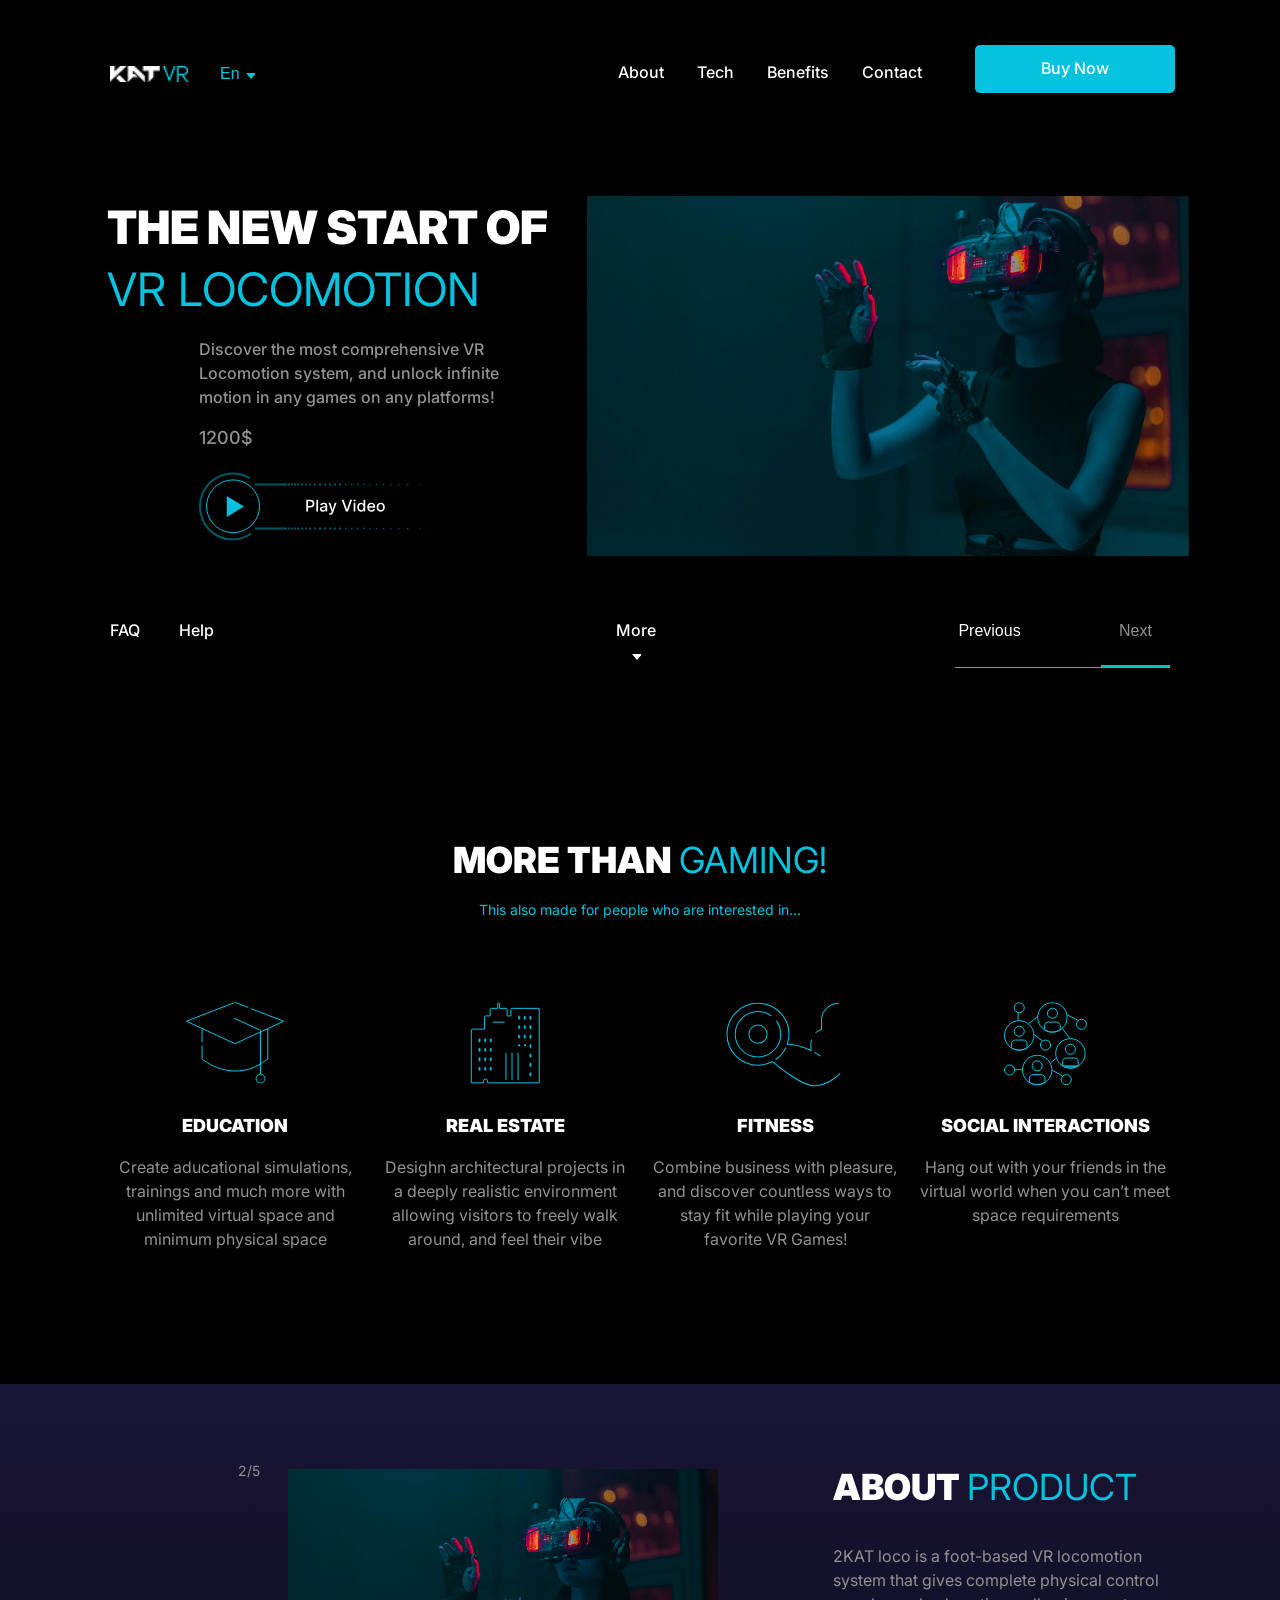
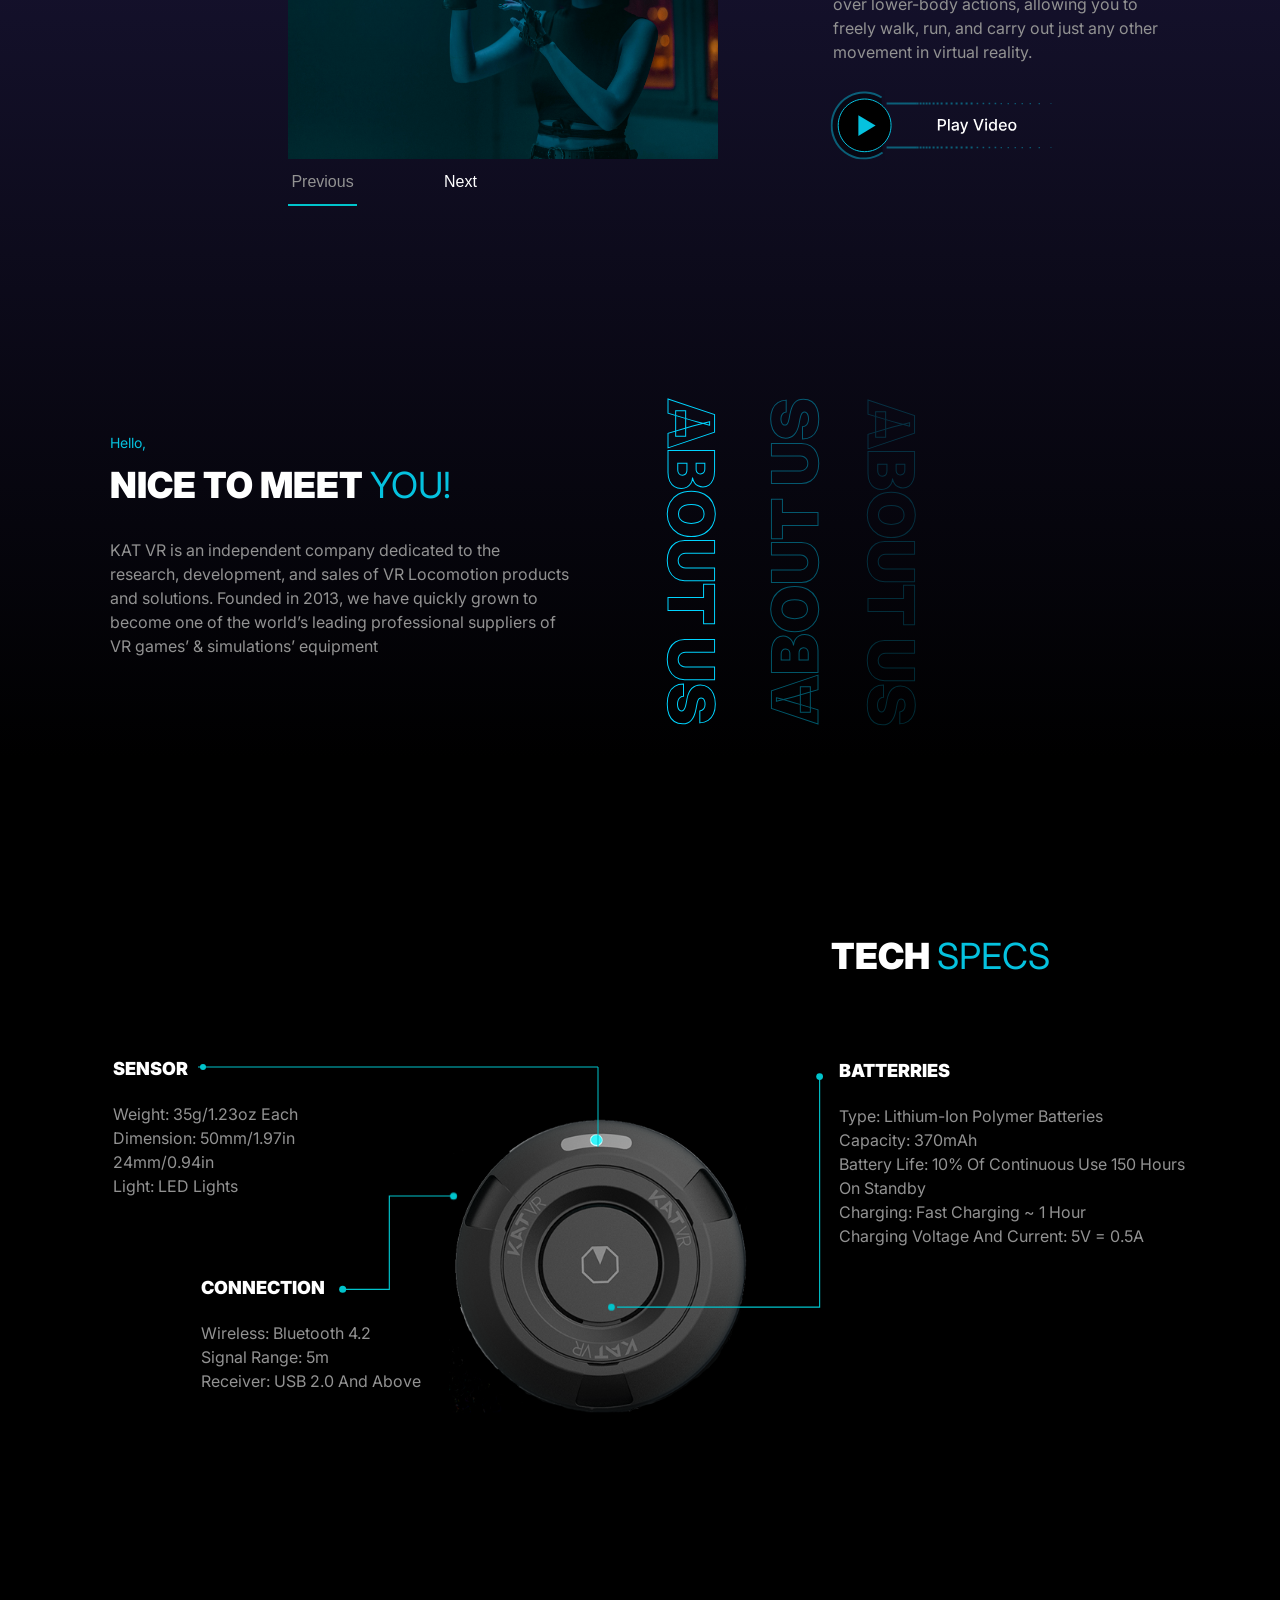
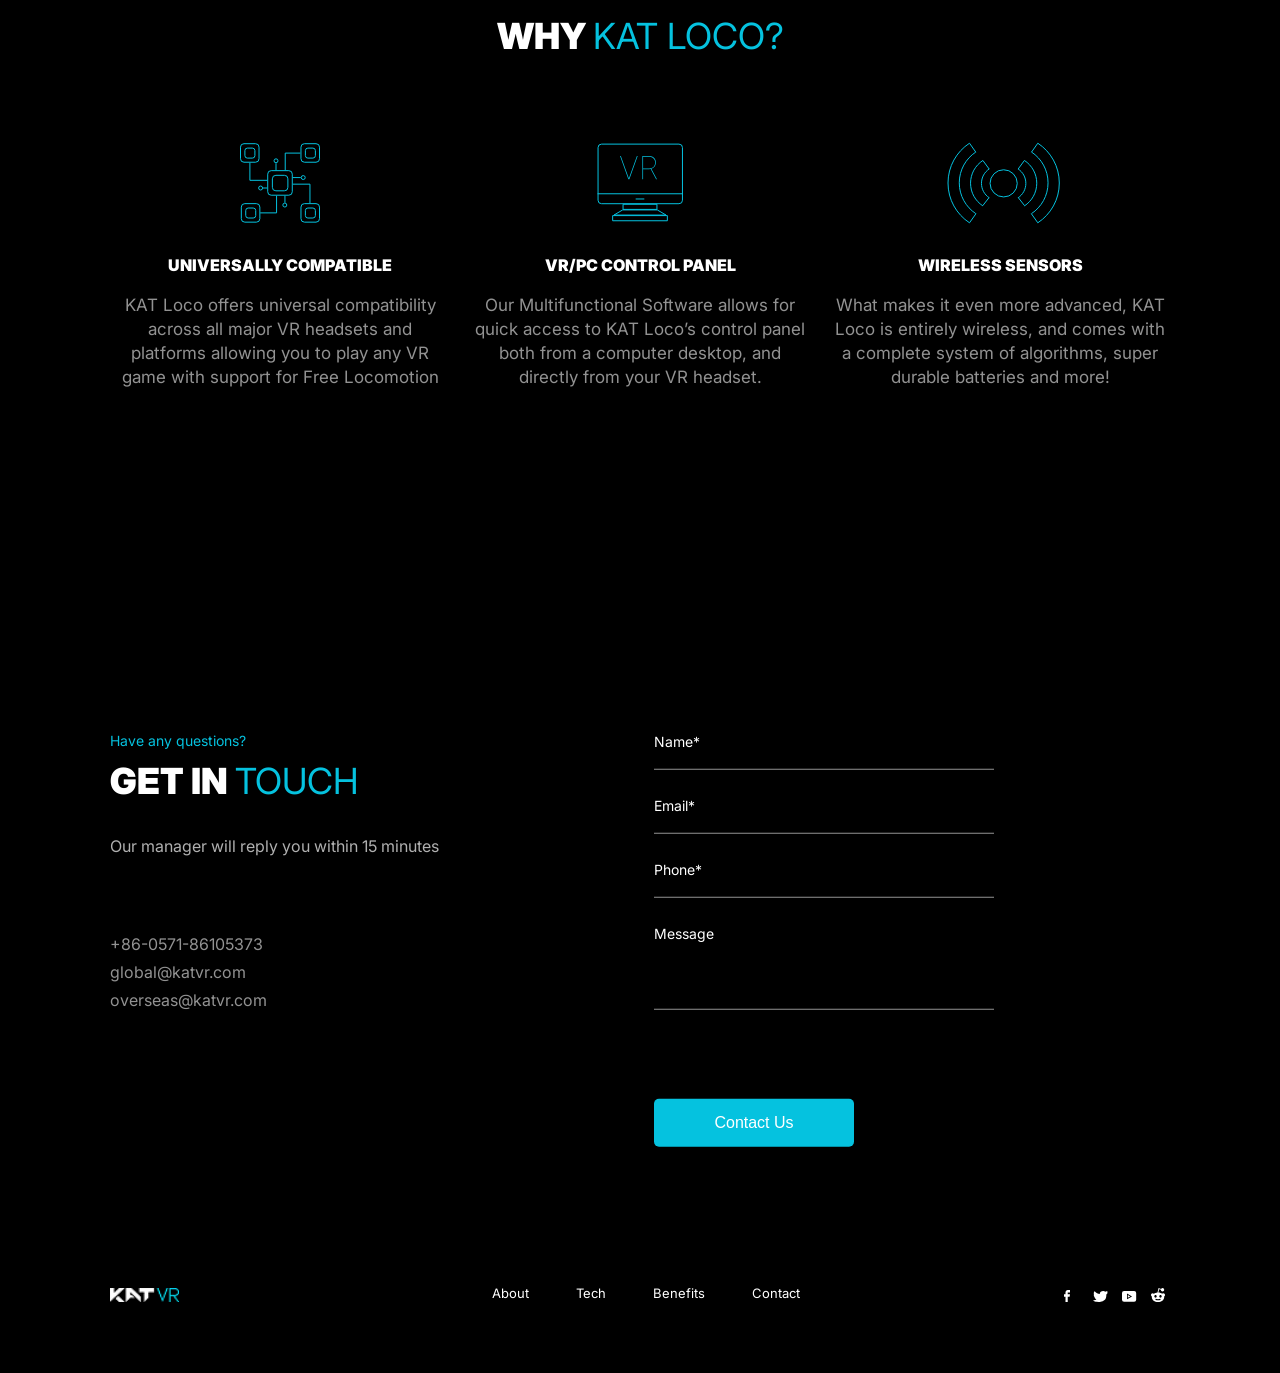
<file: index.html>
<!doctype html><html lang="en"><head><meta charset="utf-8"><meta name="viewport" content="width=device-width, initial-scale=1.0"><title>KatVR</title><link rel="icon shortcut" href="fav-big.190997fa.svg" type="image/x-icon"><link rel="stylesheet" href="https://fonts.googleapis.com/css2?family=Inter:wght@400;500;900&display=swap"><link rel="stylesheet" href="layout_KateVR.8425e60e.css"></head><body class="body"> <header class="header" id="header"> <div class="container"> <div class="header__top"> <a href="#" class="header__logo"> <img class="header__logo-img" src="logo-small.5ff0296e.png" alt="logo"> </a> <div class="lang-switcher"> <div class="lang-switcher__current"> <span>En</span> <svg width="9" height="6" fill="none" class="lang-switcher__arrow"><path fill="#00c4cc" d="m0 0 5 6 5-6z"/></svg> </div> <ul class="lang-switcher__dropdown"> <li> <a href="#" data-lang="en" class="lang__link menu__link"> En </a> </li> <li> <a href="#" data-lang="ar" class="lang__link menu__link"> Ar </a> </li> <li> <a href="#" data-lang="zh-s" class="lang__link menu__link"> ChiS </a> </li> <li> <a href="#" data-lang="zh-t" class="lang__link menu__link"> ChiT </a> </li> <li> <a href="#" data-lang="fr" class="lang__link menu__link"> Fr </a> </li> <li> <a href="#" data-lang="de" class="lang__link menu__link"> deu </a> </li> <li> <a href="#" data-lang="it" class="lang__link menu__link"> Ita </a> </li> <li> <a href="#" data-lang="pl" class="lang__link menu__link"> Pl </a> </li> <li> <a href="#" data-lang="ru" class="lang__link menu__link"> Ru </a> </li> <li> <a href="#" data-lang="uk" class="lang__link menu__link"> Uk </a> </li> </ul> </div> <a href="#menu" class="header__icon--menu icon"></a> </div> </div> <div class="header__content"> <div class="slider"> <img class="slider__img-static" src="image1.949b68c8.png" alt="VR Headset"> <div class="slider__item"> <img class="slider__img" src="image1.949b68c8.png" alt="VR Headset"> </div> <div class="slider__item"> <img class="slider__img" src="image2.50fa606e.jpg" alt="VR Headset"> </div> <div class="slider__item"> <img class="slider__img" src="image3.6470c878.jpg" alt="VR Headset"> </div> <div class="slider__item"> <img class="slider__img" src="image4.9e358272.jpg" alt="VR Headset"> </div> </div> <div class="header__info"> <h1 class="header__title"> THE NEW START OF <br> <span class="header__title--color">VR LOCOMOTION</span> </h1> <p class="header__text"> Discover the most comprehensive VR Locomotion system, and unlock infinite motion in any games on any platforms! </p> <span class="header__price">1200$</span> <div class="header__video"> <a href="#" class="aside--close-video icon" data-video="vrVideo"></a> <iframe class="header__video-iframe" id="vrVideo" src="https://www.youtube.com/embed/SvTbB19bvIw?enablejsapi=1" allow="accelerometer; autoplay; clipboard-write; encrypted-media; gyroscope; picture-in-picture" allowfullscreen></iframe> <button class="play-button" data-video="vrVideo"> <svg width="221" height="69"><path fill="#fff" d="M107.278 40V28.364h4.148q1.358 0 2.25.494t1.335 1.352q.444.853.444 1.92 0 1.075-.449 1.932a3.25 3.25 0 0 1-1.341 1.353q-.892.495-2.245.494h-2.852V34.42h2.693q.858 0 1.392-.295.534-.301.785-.818.25-.518.25-1.176 0-.66-.25-1.17a1.8 1.8 0 0 0-.79-.802q-.534-.29-1.409-.29h-2.205V40zm11.797-11.636V40h-1.699V28.364zm4.826 11.83a3.6 3.6 0 0 1-1.5-.308 2.53 2.53 0 0 1-1.063-.903q-.386-.591-.386-1.449 0-.738.284-1.216.284-.477.767-.755a4 4 0 0 1 1.079-.421q.597-.142 1.216-.216l1.273-.148q.49-.062.71-.198.222-.137.222-.444v-.04q0-.744-.421-1.153-.414-.41-1.238-.409-.858 0-1.353.38-.488.376-.676.836l-1.596-.364q.284-.795.829-1.284a3.4 3.4 0 0 1 1.267-.716q.717-.227 1.506-.227.523 0 1.108.125.59.12 1.102.443.517.324.847.926.33.597.329 1.552V40h-1.659v-1.193h-.068q-.165.33-.494.648-.33.318-.847.528t-1.238.21m.369-1.364q.705 0 1.204-.279.507-.279.767-.727.268-.455.268-.972v-1.125q-.092.091-.353.17-.255.075-.585.131-.33.052-.642.097-.312.04-.523.068-.493.063-.903.21-.404.148-.648.427-.239.272-.239.727 0 .63.466.954.466.319 1.188.319m6.962 4.443q-.38 0-.694-.063a2.2 2.2 0 0 1-.466-.125l.41-1.392q.465.126.829.108a1 1 0 0 0 .642-.273q.285-.255.5-.835l.21-.58-3.193-8.84h1.818l2.211 6.772h.09l2.211-6.772h1.824l-3.597 9.892a4 4 0 0 1-.636 1.153 2.5 2.5 0 0 1-.921.716q-.534.24-1.238.239m13.376-14.91 3.239 9.478h.13l3.239-9.477h1.898L148.926 40h-2.028l-4.188-11.636zM154.658 40v-8.727h1.699V40zm.858-10.074a1.08 1.08 0 0 1-.762-.295.96.96 0 0 1-.312-.716.95.95 0 0 1 .312-.716q.318-.3.762-.301.443 0 .755.3a.94.94 0 0 1 .318.717.95.95 0 0 1-.318.716q-.312.295-.755.295m6.393 10.244q-1.056 0-1.886-.54-.824-.545-1.296-1.55-.465-1.012-.466-2.427 0-1.415.472-2.42.477-1.006 1.307-1.54a3.4 3.4 0 0 1 1.88-.534q.813 0 1.307.273.5.267.773.625.279.358.432.63h.102v-4.323h1.699V40h-1.659v-1.358h-.142q-.153.279-.443.636-.285.358-.784.625-.501.267-1.296.267m.375-1.448q.733 0 1.239-.387.511-.392.772-1.085.267-.693.267-1.614 0-.909-.261-1.59-.261-.683-.767-1.063t-1.25-.38q-.767 0-1.278.397-.512.398-.773 1.085-.255.689-.256 1.551 0 .875.262 1.574.26.699.772 1.108.517.405 1.273.404m10.135 1.454q-1.29 0-2.222-.551a3.74 3.74 0 0 1-1.431-1.562q-.5-1.013-.5-2.37 0-1.341.5-2.363a3.9 3.9 0 0 1 1.409-1.597q.909-.574 2.125-.574.738 0 1.432.244.693.245 1.244.767.55.524.869 1.358.318.83.318 2.017v.603h-6.937v-1.273h5.273q0-.67-.273-1.187a2.07 2.07 0 0 0-.767-.824q-.49-.301-1.148-.301-.716 0-1.25.352a2.36 2.36 0 0 0-.818.909 2.6 2.6 0 0 0-.284 1.21v.994q0 .876.307 1.489.312.614.869.938.557.318 1.301.318.483 0 .881-.137a1.825 1.825 0 0 0 1.13-1.108l1.608.29a2.9 2.9 0 0 1-.693 1.245 3.35 3.35 0 0 1-1.244.823q-.745.29-1.699.29m9.305 0q-1.227 0-2.142-.562a3.8 3.8 0 0 1-1.42-1.574q-.506-1.012-.506-2.364 0-1.358.506-2.375a3.8 3.8 0 0 1 1.42-1.58q.915-.561 2.142-.562 1.228 0 2.142.563.915.562 1.421 1.58.506 1.016.506 2.374 0 1.353-.506 2.364a3.8 3.8 0 0 1-1.421 1.574q-.914.562-2.142.562m.006-1.426q.795 0 1.318-.42t.773-1.12q.255-.699.256-1.54 0-.834-.256-1.534a2.5 2.5 0 0 0-.773-1.13q-.523-.426-1.318-.426-.801 0-1.329.426a2.54 2.54 0 0 0-.779 1.13q-.25.7-.25 1.534 0 .841.25 1.54.256.7.779 1.12.528.42 1.329.42"/><path fill="#05C2DF" d="M86 12H56v2h30zM86 56H56v2h30z" opacity=".45"/><path stroke="#05C2DF" stroke-miterlimit="1.517" stroke-width="2" d="M51 7c-4.88-3.411-10.086-4.648-16-5S23.56 3.003 18.321 5.812a32.7 32.7 0 0 0-12.676 12.18A33.4 33.4 0 0 0 1 35.08a33.4 33.4 0 0 0 4.727 17.066A32.7 32.7 0 0 0 18.46 64.263a32.04 32.04 0 0 0 17.066 3.67C41.44 67.554 47.136 65.436 52 62" opacity=".45"/><path stroke="#05C2DF" stroke-miterlimit="10" d="M34.03 61.156c14.588 0 26.413-11.791 26.413-26.336S48.618 8.485 34.03 8.485 7.618 20.276 7.618 34.82s11.825 26.336 26.413 26.336Z"/><path fill="#05C2DF" d="M45 35 27.75 45.392V24.608z" class="play-button-path"/><path fill="#05C2DF" d="M91 12h-2v2h2zM88 12h-2v2h2zM94 12h-2v2h2zM97 12h-2v2h2zM100 12h-2v2h2zM104 12h-2v2h2zM108 12h-2v2h2zM112 12h-2v2h2zM117 12h-2v2h2zM122 12h-2v2h2zM127 12h-2v2h2zM132 12h-2v2h2zM137 12h-2v2h2zM142 12h-2v2h2zM153.6 12.23H152v1.6h1.6zM159.6 12.23H158v1.6h1.6zM165.6 12.23H164v1.6h1.6zM171.3 12.43H170v1.3h1.3zM178.3 12.43H177v1.3h1.3zM185.3 12.43H184v1.3h1.3zM192.3 12.43H191v1.3h1.3zM200.3 12.43H199v1.3h1.3zM209.3 12.43H208v1.3h1.3zM147.6 12.23H146v1.6h1.6zM221 12.5h-1v1h1zM91 56h-2v2h2zM88 56h-2v2h2zM94 56h-2v2h2zM97 56h-2v2h2zM100 56h-2v2h2zM104 56h-2v2h2zM108 56h-2v2h2zM112 56h-2v2h2zM117 56h-2v2h2zM122 56h-2v2h2zM127 56h-2v2h2zM132 56h-2v2h2zM137 56h-2v2h2zM142 56h-2v2h2zM153.6 56.23H152v1.6h1.6zM159.6 56.23H158v1.6h1.6zM165.6 56.23H164v1.6h1.6zM171.3 56.43H170v1.3h1.3zM178.3 56.43H177v1.3h1.3zM185.3 56.43H184v1.3h1.3zM192.3 56.43H191v1.3h1.3zM200.3 56.43H199v1.3h1.3zM209.3 56.43H208v1.3h1.3zM147.6 56.23H146v1.6h1.6zM221 56.5h-1v1h1z" opacity=".45"/></svg> </button> </div> </div> </div> <div class="container"> <div class="header__bottom"> <div class="header__bottom-menu"> <ul class="header__bottom-list"> <li class="header__bottom-item"> <a class="header__bottom-link" href="#faq"> FAQ </a> </li> <li class="header__bottom-item"> <a class="header__bottom-link" href="#help"> Help </a> </li> </ul> </div> <div class="header__bottom-more"> <a class="header__bottom-more-link" href="#more"> More </a> <div class="header__bottom-arrow"> <svg width="9" height="6" fill="none" class="lang-switcher__arrow"><path fill="#fff" d="m0 0 5 6 5-6z"/></svg> </div> </div> <div class="header__bottom-slider"> <button class="header__bottom-slider-but header__bottom-slider-but--prev" aria-label="Previous slide"> Previous </button> <button class="header__bottom-slider-but header__bottom-slider-but--current" aria-label="Current slide"> Curent </button> <button class="header__bottom-slider-but header__bottom-slider-but--next" aria-label="Next slide"> Next </button> </div> </div> </div> </header> <div class="main-button"> <a href="#buy" class="main-button__link"> Buy Now </a> </div> <aside class="menu menu-decktop" id="menu"> <div class="container"> <div class="menu__wrapper"> <a href="#" class="icon icon-close--menu menu--close"></a> <div class="menu__bottom"> <nav class="menu__nav"> <ul class="menu__list"> <li class="menu__item menu__item-menu"> <a class="menu__link" href="#about"> About </a> </li> <li class="menu__item menu__item-menu"> <a class="menu__link" href="#tech"> Tech </a> </li> <li class="menu__item menu__item-menu"> <a class="menu__link" href="#benefits"> Benefits </a> </li> <li class="menu__item menu__item-menu"> <a class="menu__link" href="#contact"> Contact </a> </li> <li class="menu__item"> <a class="menu__item-lang menu__link" href="#lang"> Language </a> </li> <li class="menu__item"> <a class="menu__item-faq menu__link" href="#faq"> FAQ </a> </li> <li class="menu__item"> <a class="menu__item-help menu__link" href="#help"> Help </a> </li> </ul> </nav> </div> </div> </div> </aside> <aside class="aside help" id="help"> <div class="container container__aside"> <div class="menu__wrapper"> <a href="#menu" class="aside--close aside-help icon"></a> <h2 class="aside__title help__title"> HOW CAN WE <span class="aside__title--accent">HELP</span> YOU? </h2> <p class="aside__text"> Welcome to our help center. Our goal is to make the process of </p> <p class="aside__text help__text"> getting acquainted and purchase as easy and pleasant as possible. Need help with your KAT VR loco product? Many product questions can be resolved by reviewing our Product Support <a class="help__text--link" href="#faq"> FAQs. </a> </p> <p class="aside__text help__text"> Please also feel free to <a class="help__text--link" href="#contact"> Contact Us </a> directly should you need anything further. We’re happy to help. </p> <div class="help__links"> <a class="help__link" href="#"> Instruction manual </a> <a class="help__link" href="#"> Where to go for a warranty </a> <a class="help__link" href="#"> Service Policy </a> </div> <div class="help__contact"> <a href="tel:+86-0571-86105373">+86-0571-86105373</a> <a href="mailto:global@katvr.com">global@katvr.com</a> <a href="mailto:overseas@katvr.com">overseas@katvr.com</a> </div> </div> </div> </aside> <aside class="aside faq" id="faq"> <div class="container container__aside"> <div class="menu__wrapper"> <a href="#menu" class="aside--close aside-faq icon"></a> <div class="aside__content faq__content"> <h2 class="aside__title faq__title"> FREQUENTLY ASKED <span class="aside__title--accent">QUESTIONS</span> </h2> <div class="faq__block"> <details> <summary class="faq__subtitle"> What makes KAT loco different from other systems? <span class="faq__arrow"></span> </summary> <div class="faq__text-wrapper"> <p class="faq__text"> Despite being approached from many different angles, all traditional VR Locomotion systems including roomscale, teleportation, and free locomotion failed to provide an optimal solution capable of integrating high immersion with convenience. KAT loco does all of that without repeating their flaws. Our system offers a complete and versatile solution for an affordable price what makes it a perfect choice for home-use. It is also 100% user friendly, wireless, universally compatible, and more! It even offers decoupled head and body directions! </p> <p class="faq__data"> Last updated: Wed, June 12 2019 7:07 PM UTC +03:00 </p> </div> </details> </div> <div class="faq__block"> <details> <summary class="faq__subtitle"> Will it decrease my motion sickness? <span class="faq__arrow"></span> </summary> <div class="faq__text-wrapper"> <p class="faq__text"> Despite being approached from many different angles, all traditional VR Locomotion systems including roomscale, teleportation, and free locomotion failed to provide an optimal solution capable of integrating high immersion with convenience. KAT loco does all of that without repeating their flaws. Our system offers a complete and versatile solution for an affordable price what makes it a perfect choice for home-use. It is also 100% user friendly, wireless, universally compatible, and more! It even offers decoupled head and body directions! </p> <p class="faq__data"> Last updated: Wed, June 12 2019 7:07 PM UTC +03:00 </p> </div> </details> </div> <div class="faq__block"> <details> <summary class="faq__subtitle"> Which VR headsets is it compatible with? <span class="faq__arrow"></span> </summary> <div class="faq__text-wrapper"> <p class="faq__text"> Despite being approached from many different angles, all traditional VR Locomotion systems including roomscale, teleportation, and free locomotion failed to provide an optimal solution capable of integrating high immersion with convenience. KAT loco does all of that without repeating their flaws. Our system offers a complete and versatile solution for an affordable price what makes it a perfect choice for home-use. It is also 100% user friendly, wireless, universally compatible, and more! It even offers decoupled head and body directions! </p> <p class="faq__data"> Last updated: Wed, June 12 2019 7:07 PM UTC +03:00 </p> </div> </details> </div> <div class="faq__block"> <details> <summary class="faq__subtitle"> Is it compatible with Oculus Quest? <span class="faq__arrow"></span> </summary> <div class="faq__text-wrapper"> <p class="faq__text"> Despite being approached from many different angles, all traditional VR Locomotion systems including roomscale, teleportation, and free locomotion failed to provide an optimal solution capable of integrating high immersion with convenience. KAT loco does all of that without repeating their flaws. Our system offers a complete and versatile solution for an affordable price what makes it a perfect choice for home-use. It is also 100% user friendly, wireless, universally compatible, and more! It even offers decoupled head and body directions! </p> <p class="faq__data"> Last updated: Wed, June 12 2019 7:07 PM UTC +03:00 </p> </div> </details> </div> <div class="faq__bottom-more header__bottom-more"> <a class="faq__bottom-more-link header__bottom-more-link" href="#more"> More </a> <div class="faq__bottom-arrow header__bottom-arrow"> <svg width="9" height="6" fill="none" class="faq-switcher__arrow lang-switcher__arrow"><path fill="#00c4cc" d="m0 0 5 6 5-6z"/></svg> </div> </div> </div> </div> </div> </aside> <aside class="lang menu" id="lang"> <div class="lang__wrapper"> <div class="container"> <a href="#menu" class="icon lang--arrow"> <svg width="10" height="19" fill="none"><path stroke="#fff" d="M9.5 1 1 9.5 9.5 18"/></svg> </a> </div> <div class="lang__bottom"> <nav class="lang__nav"> <ul class="lang__list"> <li class="menu__item"> <a class="lang__link menu__link" href="#" data-lang="en"> English </a> </li> <li class="menu__item"> <a class="lang__link menu__link" href="#arabic" data-lang="ar"> Arabic </a> </li> <li class="menu__item"> <a class="lang__link menu__link" href="#chinese (Simplified)" data-lang="zh-s"> Chinese (Simplified) </a> </li> <li class="menu__item"> <a class="lang__link menu__link" href="chinese (Traditional)" data-lang="zh-t"> Chinese (Traditional) </a> </li> <li class="menu__item"> <a class="lang__link menu__link" href="#french" data-lang="fr"> French </a> </li> <li class="menu__item"> <a class="lang__link menu__link" href="#german" data-lang="de"> German </a> </li> <li class="menu__item"> <a class="lang__link menu__link" href="#italian" data-lang="it"> Italian </a> </li> <li class="menu__item"> <a class="lang__link menu__link" href="#polish" data-lang="pl"> Polish </a> </li> <li class="menu__item"> <a class="lang__link menu__link" href="#russian" data-lang="ru"> Russian </a> </li> <li class="menu__item"> <a class="lang__link menu__link" href="#ukrainian" data-lang="uk"> Ukrainian </a> </li> </ul> </nav> </div> </div> </aside> <aside class="buy" id="buy"> <div class="buy__wrapper"> <div class="container"> <div class="buy__top"> <a href="#" class="buy__logo header__logo"> <img class="header__logo-img" src="logo-small.5ff0296e.png" alt="logo"> </a> <a href="#" class="buy__close icon"></a> </div> </div> <div class="buy__menu"> <div class="active step" data-step="1"> <a class="buy__menu-item" href="#buy"> Place Order </a> </div> <div class="step" data-step="2"> <a class="buy__menu-item" href="#step-2"> Pay </a> </div> <div class="step" data-step="3"> <a class="buy__menu-item" href="#step-3"> Complete </a> </div> </div> <div class="buy__wrapper-box"> <div class="buy__img"> <img class="buy__img-picture" src="image1.949b68c8.png" alt="images product"> </div> <div class="container"> <div class="price-container"> <div class="quantity"> <label class="quantity__label">Quantity</label> <select class="quantity__select-option" id="quantity-select-step1"> <option value="1">1</option> <option value="2">2</option> <option value="3">3</option> <option value="4">4</option> <option value="5">5</option> </select> </div> <div class="price"> <label>Price</label> <span class="quantity__select-price" id="price-value-step1"> 1200$ </span> </div> </div> <div class="form-container" id="step-1"> <form class="buy__order-form" id="order-form"> <div class="form-group"> <input class="buy__input" type="text" id="first-name" placeholder="First Name*" required> </div> <div class="form-group"> <input class="buy__input" type="text" id="last-name" placeholder="Last Name*" required> </div> <div class="form-group"> <input class="buy__input" type="email" id="email" placeholder="Email*" required> </div> <div class="form-group"> <input class="buy__input" type="tel" id="phone" placeholder="Phone Number*" required> </div> <div class="form-group"> <label for="country">Country*</label> <select class="buy__select" id="country" required> <option class="buy__city" value=" " disabled selected></option> <option value="ukraine">Ukraine</option> <option value="russia">Russia</option> <option value="france">France</option> </select> </div> <div class="form-group"> <label for="city">City*</label> <select class="buy__select" id="city" required> <option value=" " disabled selected></option> </select> </div> <div class="form-group"> <input class="buy__input" type="text" id="address" placeholder="Shipping Address*" required> </div> <div class="form-group"> <input class="buy__input" type="text" id="address2" placeholder="Shipping Address 2"> </div> <button class="buy__button" type="submit"> Purchase </button> </form> </div> </div> </div> </div> </aside> <aside class="buy buy-pay" id="step-2"> <div class="buy__wrapper"> <div class="container"> <div class="buy__top"> <a href="#" class="buy__logo header__logo"> <img class="header__logo-img" src="logo-small.5ff0296e.png" alt="logo"> </a> <a href="#buy" class="buy__close icon"></a> </div> </div> <div class="buy__menu"> <div class="step" data-step="1"> <a class="buy__menu-item" href="#buy"> Place Order </a> </div> <div class="step" data-step="2"> <a class="buy__menu-item" href="#step-2"> Pay </a> </div> <div class="step" data-step="3"> <a class="buy__menu-item" href="#step-3"> Complete </a> </div> </div> <div class="buy__img"> <img class="buy__img-pay buy__img-picture" src="image1.949b68c8.png" alt="images product"> </div> <div class="container"> <div class="price-container price-container-pay"> <div class="quantity quantity-pay"> <label class="quantity__label">Quantity</label> <select class="quantity__select-option" id="quantity-select-step2"> <option value="1">1</option> <option value="2">2</option> <option value="3">3</option> <option value="4">4</option> <option value="5">5</option> </select> </div> <div class="price"> <label>Price</label> <span class="quantity__select-price" id="price-value-step2"> 1200$ </span> </div> </div> <form class="buy-pay__payment-form" id="payment-form"> <div class="buy-pay__form payment-form__group"> <label class="buy-pay__form buy-pay__form-label" for="card-number-1"> Card Number* </label> <div class="card-number-group"> <input class="buy__input payment-form__input payment-form__input--card-number" type="text" id="card-number-1" placeholder="1234" maxlength="4" required> <input class="buy__input payment-form__input payment-form__input--card-number" type="text" id="card-number-2" placeholder="0000" maxlength="4" required> <input class="buy__input payment-form__input payment-form__input--card-number" type="text" id="card-number-3" placeholder="0000" maxlength="4" required> <input class="buy__input payment-form__input payment-form__input--card-number" type="text" id="card-number-4" placeholder="0000" maxlength="4" required> <img class="pay__visa" src="visa.46e6680f.svg" alt="picture of visa"> </div> <span class="error-message" id="card-number-error"></span> </div> <div class="payment-form__group"> <label class="buy-pay__form buy-pay__form-lab card-holder-label" for="card-holder"> Card Holder Name* </label> <input class="buy__input card-holder-input payment-form__input" type="text" id="card-holder" required> <span class="error-message" id="card-holder-error"></span> </div> <div class="payment-form__group row"> <div class="col"> <label class="buy-pay__form buy-pay__form-date expiry-date-label" for="expiry-date"> Expiration Date* </label> <input class="buy__input expiry-date-input payment-form__input" type="text" id="expiry-date" placeholder="MM / YY" maxlength="7" required> <span class="error-message" id="expiry-date-error"></span> </div> <div class="col"> <label class="buy-pay__form buy-pay__form-cvv cvv-label" for="cvv"> CVV* </label> <input class="buy__input cvv-input payment-form__input" type="text" id="cvv" placeholder="000" maxlength="3" required> <span class="error-message" id="cvv-error"></span> </div> </div> <button class="buy__button buy__button-pay" type="submit"> Purchase </button> </form> </div> </div> </aside> <aside class="buy buy__complete" id="step-3"> <div class="buy__wrapper"> <div class="container"> <div class="buy__top"> <a class="buy__logo header__logo" href="#"> <img class="header__logo-img" src="logo-small.5ff0296e.png" alt="logo"> </a> <a class="buy__close icon" href="#step-2"></a> </div> </div> <div class="buy__menu"> <div class="step" data-step="1"> <a class="buy__menu-item" href="#buy"> Place Order </a> </div> <div class="step" data-step="2"> <a class="buy__menu-item" href="#step-2"> Pay </a> </div> <div class="step" data-step="3"> <a class="buy__menu-item" href="#step-3"> Complete </a> </div> </div> <div class="container"> <div class="buy__complete-content"> <h2 class="aside__title buy__complete-title"> Thank you for <span class="buy__complete-title--accent">your</span> order! </h2> <p class="buy__complete-text"> Your order has been placed and is being processed. You will recive an email with the order details </p> <button class="button__complete buy__button" type="submit"> Back to homepage </button> </div> </div> </div> </aside> <main> <section class="more" id="more"> <div class="container"> <h2 class="more__title section__title"> MORE THAN <span class="section__title--color">GAMING!</span> </h2> <p class="more__text"> This also made for people who are interested in... </p> <div class="more__wrapper"> <div class="more__block"> <h3 class="more__subtitle section__subtitle">EDUCATION</h3> <p class="section__text"> Create aducational simulations, trainings and much more with unlimited virtual space and minimum physical space </p> </div> <div class="more__block more__block-estate"> <h3 class="more__subtitle section__subtitle">REAL ESTATE</h3> <p class="section__text"> Desighn architectural projects in a deeply realistic environment allowing visitors to freely walk around, and feel their vibe </p> </div> <div class="more__block more__block-fitness"> <h3 class="more__subtitle section__subtitle">FITNESS</h3> <p class="section__text"> Combine business with pleasure, and discover countless ways to stay fit while playing your favorite VR Games! </p> </div> <div class="more__block more__block-social"> <h3 class="more__subtitle section__subtitle"> SOCIAL INTERACTIONS </h3> <p class="section__text"> Hang out with your friends in the virtual world when you can’t meet space requirements </p> </div> </div> </div> </section> <section class="about" id="about"> <div class="container"> <div class="about__top"> <div class="about__slider"> <div class="about__slides" id="aboutSlides"> <div class="about__slide"> <div class="about__slide-wrapper"> <h2 class="about__slider-title section__title"> ABOUT <span class="section__title--color">PRODUCT</span> </h2> <img class="about__img" src="about-image1.ae1c7cf6.jpg" alt="KAT Loco device on user"> <p class="about__top-text"> KAT loco is a foot-based VR locomotion system that gives complete physical control over lower-body actions, allowing you to freely walk, run, and carry out just any other movement in virtual reality. </p> </div> </div> <div class="about__slide"> <div class="about__slide-wrapper"> <h2 class="about__slider-title section__title"> ABOUT <span class="section__title--color">PRODUCT</span> </h2> <img class="about__img" src="image2.50fa606e.jpg" alt="VR Headset"> <p class="about__top-text"> 2KAT loco is a foot-based VR locomotion system that gives complete physical control over lower-body actions, allowing you to freely walk, run, and carry out just any other movement in virtual reality. </p> </div> </div> <div class="about__slide"> <div class="about__slide-wrapper"> <h2 class="about__slider-title section__title"> ABOUT <span class="section__title--color">PRODUCT</span> </h2> <img class="about__img" src="image3.6470c878.jpg" alt="VR Headset"> <p class="about__top-text"> 3KAT loco is a foot-based VR locomotion system that gives complete physical control over lower-body actions, allowing you to freely walk, run, and carry out just any other movement in virtual reality. </p> </div> </div> <div class="about__slide"> <div class="about__slide-wrapper"> <h2 class="about__slider-title section__title"> ABOUT <span class="section__title--color">PRODUCT</span> </h2> <img class="about__img" src="image4.9e358272.jpg" alt="VR Headset"> <p class="about__top-text"> 4KAT loco is a foot-based VR locomotion system that gives complete physical control over lower-body actions, allowing you to freely walk, run, and carry out just any other movement in virtual reality. </p> </div> </div> <div class="about__slide"> <div class="about__slide-wrapper"> <h2 class="about__slider-title section__title"> ABOUT <span class="section__title--color">PRODUCT</span> </h2> <img class="about__img" src="img5.67701778.jpg" alt="VR Headset"> <p class="about__top-text"> 5KAT loco is a foot-based VR locomotion system that gives complete physical control over lower-body actions, allowing you to freely walk, run, and carry out just any other movement in virtual reality. </p> </div> </div> </div> <div class="about__slider-controls"> <div class="about__slider-nav"> <button class="about__bottom-slider-but header__bottom-slider-but" id="aboutPrevBtn"> Previous </button> <button class="about__bottom-slider-but header__bottom-slider-but" id="aboutNothingvBtn"></button> <button class="about__bottom-slider-but header__bottom-slider-but" id="aboutNextBtn"> Next </button> </div> <div class="about__slider-counter" id="aboutCounter"> 1/5 </div> </div> <div class="about__slider-dots"> <div class="about__slider-dot active"></div> <div class="about__slider-dot"></div> <div class="about__slider-dot"></div> <div class="about__slider-dot"></div> <div class="about__slider-dot"></div> </div> <div class="about__video"> <iframe class="about__video-iframe" id="vrVideo2" src="https://www.youtube.com/embed/SvTbB19bvIw?enablejsapi=1" allow="accelerometer; autoplay; clipboard-write; encrypted-media; gyroscope; picture-in-picture" allowfullscreen></iframe> <a href="#" class="icon video--close-video" data-video="vrVideo2"></a> <button class="about__play-button" data-video="vrVideo2"> <svg width="221" height="69"><path fill="#fff" d="M107.278 40V28.364h4.148q1.358 0 2.25.494t1.335 1.352q.444.853.444 1.92 0 1.075-.449 1.932a3.25 3.25 0 0 1-1.341 1.353q-.892.495-2.245.494h-2.852V34.42h2.693q.858 0 1.392-.295.534-.301.785-.818.25-.518.25-1.176 0-.66-.25-1.17a1.8 1.8 0 0 0-.79-.802q-.534-.29-1.409-.29h-2.205V40zm11.797-11.636V40h-1.699V28.364zm4.826 11.83a3.6 3.6 0 0 1-1.5-.308 2.53 2.53 0 0 1-1.063-.903q-.386-.591-.386-1.449 0-.738.284-1.216.284-.477.767-.755a4 4 0 0 1 1.079-.421q.597-.142 1.216-.216l1.273-.148q.49-.062.71-.198.222-.137.222-.444v-.04q0-.744-.421-1.153-.414-.41-1.238-.409-.858 0-1.353.38-.488.376-.676.836l-1.596-.364q.284-.795.829-1.284a3.4 3.4 0 0 1 1.267-.716q.717-.227 1.506-.227.523 0 1.108.125.59.12 1.102.443.517.324.847.926.33.597.329 1.552V40h-1.659v-1.193h-.068q-.165.33-.494.648-.33.318-.847.528t-1.238.21m.369-1.364q.705 0 1.204-.279.507-.279.767-.727.268-.455.268-.972v-1.125q-.092.091-.353.17-.255.075-.585.131-.33.052-.642.097-.312.04-.523.068-.493.063-.903.21-.404.148-.648.427-.239.272-.239.727 0 .63.466.954.466.319 1.188.319m6.962 4.443q-.38 0-.694-.063a2.2 2.2 0 0 1-.466-.125l.41-1.392q.465.126.829.108a1 1 0 0 0 .642-.273q.285-.255.5-.835l.21-.58-3.193-8.84h1.818l2.211 6.772h.09l2.211-6.772h1.824l-3.597 9.892a4 4 0 0 1-.636 1.153 2.5 2.5 0 0 1-.921.716q-.534.24-1.238.239m13.376-14.91 3.239 9.478h.13l3.239-9.477h1.898L148.926 40h-2.028l-4.188-11.636zM154.658 40v-8.727h1.699V40zm.858-10.074a1.08 1.08 0 0 1-.762-.295.96.96 0 0 1-.312-.716.95.95 0 0 1 .312-.716q.318-.3.762-.301.443 0 .755.3a.94.94 0 0 1 .318.717.95.95 0 0 1-.318.716q-.312.295-.755.295m6.393 10.244q-1.056 0-1.886-.54-.824-.545-1.296-1.55-.465-1.012-.466-2.427 0-1.415.472-2.42.477-1.006 1.307-1.54a3.4 3.4 0 0 1 1.88-.534q.813 0 1.307.273.5.267.773.625.279.358.432.63h.102v-4.323h1.699V40h-1.659v-1.358h-.142q-.153.279-.443.636-.285.358-.784.625-.501.267-1.296.267m.375-1.448q.733 0 1.239-.387.511-.392.772-1.085.267-.693.267-1.614 0-.909-.261-1.59-.261-.683-.767-1.063t-1.25-.38q-.767 0-1.278.397-.512.398-.773 1.085-.255.689-.256 1.551 0 .875.262 1.574.26.699.772 1.108.517.405 1.273.404m10.135 1.454q-1.29 0-2.222-.551a3.74 3.74 0 0 1-1.431-1.562q-.5-1.013-.5-2.37 0-1.341.5-2.363a3.9 3.9 0 0 1 1.409-1.597q.909-.574 2.125-.574.738 0 1.432.244.693.245 1.244.767.55.524.869 1.358.318.83.318 2.017v.603h-6.937v-1.273h5.273q0-.67-.273-1.187a2.07 2.07 0 0 0-.767-.824q-.49-.301-1.148-.301-.716 0-1.25.352a2.36 2.36 0 0 0-.818.909 2.6 2.6 0 0 0-.284 1.21v.994q0 .876.307 1.489.312.614.869.938.557.318 1.301.318.483 0 .881-.137a1.825 1.825 0 0 0 1.13-1.108l1.608.29a2.9 2.9 0 0 1-.693 1.245 3.35 3.35 0 0 1-1.244.823q-.745.29-1.699.29m9.305 0q-1.227 0-2.142-.562a3.8 3.8 0 0 1-1.42-1.574q-.506-1.012-.506-2.364 0-1.358.506-2.375a3.8 3.8 0 0 1 1.42-1.58q.915-.561 2.142-.562 1.228 0 2.142.563.915.562 1.421 1.58.506 1.016.506 2.374 0 1.353-.506 2.364a3.8 3.8 0 0 1-1.421 1.574q-.914.562-2.142.562m.006-1.426q.795 0 1.318-.42t.773-1.12q.255-.699.256-1.54 0-.834-.256-1.534a2.5 2.5 0 0 0-.773-1.13q-.523-.426-1.318-.426-.801 0-1.329.426a2.54 2.54 0 0 0-.779 1.13q-.25.7-.25 1.534 0 .841.25 1.54.256.7.779 1.12.528.42 1.329.42"/><path fill="#05C2DF" d="M86 12H56v2h30zM86 56H56v2h30z" opacity=".45"/><path stroke="#05C2DF" stroke-miterlimit="1.517" stroke-width="2" d="M51 7c-4.88-3.411-10.086-4.648-16-5S23.56 3.003 18.321 5.812a32.7 32.7 0 0 0-12.676 12.18A33.4 33.4 0 0 0 1 35.08a33.4 33.4 0 0 0 4.727 17.066A32.7 32.7 0 0 0 18.46 64.263a32.04 32.04 0 0 0 17.066 3.67C41.44 67.554 47.136 65.436 52 62" opacity=".45"/><path stroke="#05C2DF" stroke-miterlimit="10" d="M34.03 61.156c14.588 0 26.413-11.791 26.413-26.336S48.618 8.485 34.03 8.485 7.618 20.276 7.618 34.82s11.825 26.336 26.413 26.336Z"/><path fill="#05C2DF" d="M45 35 27.75 45.392V24.608z" class="play-button-path"/><path fill="#05C2DF" d="M91 12h-2v2h2zM88 12h-2v2h2zM94 12h-2v2h2zM97 12h-2v2h2zM100 12h-2v2h2zM104 12h-2v2h2zM108 12h-2v2h2zM112 12h-2v2h2zM117 12h-2v2h2zM122 12h-2v2h2zM127 12h-2v2h2zM132 12h-2v2h2zM137 12h-2v2h2zM142 12h-2v2h2zM153.6 12.23H152v1.6h1.6zM159.6 12.23H158v1.6h1.6zM165.6 12.23H164v1.6h1.6zM171.3 12.43H170v1.3h1.3zM178.3 12.43H177v1.3h1.3zM185.3 12.43H184v1.3h1.3zM192.3 12.43H191v1.3h1.3zM200.3 12.43H199v1.3h1.3zM209.3 12.43H208v1.3h1.3zM147.6 12.23H146v1.6h1.6zM221 12.5h-1v1h1zM91 56h-2v2h2zM88 56h-2v2h2zM94 56h-2v2h2zM97 56h-2v2h2zM100 56h-2v2h2zM104 56h-2v2h2zM108 56h-2v2h2zM112 56h-2v2h2zM117 56h-2v2h2zM122 56h-2v2h2zM127 56h-2v2h2zM132 56h-2v2h2zM137 56h-2v2h2zM142 56h-2v2h2zM153.6 56.23H152v1.6h1.6zM159.6 56.23H158v1.6h1.6zM165.6 56.23H164v1.6h1.6zM171.3 56.43H170v1.3h1.3zM178.3 56.43H177v1.3h1.3zM185.3 56.43H184v1.3h1.3zM192.3 56.43H191v1.3h1.3zM200.3 56.43H199v1.3h1.3zM209.3 56.43H208v1.3h1.3zM147.6 56.23H146v1.6h1.6zM221 56.5h-1v1h1z" opacity=".45"/></svg> </button> </div> </div> </div> <div class="about__bottom"> <div class="about__bottom-left"> <span class="about__bottom-pretitle">Hello,</span> <h2 class="about__bottom-title section__title"> NICE TO MEET <span class="section__title--color">YOU!</span> </h2> <p class="about__bottom-text"> KAT VR is an independent company dedicated to the research, development, and sales of VR Locomotion products and solutions. Founded in 2013, we have quickly grown to become one of the world’s leading professional suppliers of VR games’ & simulations’ equipment </p> </div> <div class="about__bottom-right">About us</div> </div> </div> </section> <section class="tech" id="tech"> <div class="container"> <h2 class="section__title tech__title"> TECH <span class="section__title--color">SPECS</span> </h2> <div class="tech__wrapper"> <div class="tech__circle"> <img src="tech.0ec28c9a.png" alt="Tech device"> <div class="tech__small-circle">+</div> </div> <div class="tech-specs__block tech-specs__block--sensor"> <svg width="450" height="350" class="tech-specs__line tech-specs__line--sensor"><circle cx="5" cy="10" r="3" fill="#00c4cc"/><path fill="none" stroke="#00c4cc" d="M0 10h400v80"/></svg> <div class="tech-specs__content"> <h3 class="tech-specs__subtitle">SENSOR</h3> <ul class="tech-specs__list"> <li>Weight: 35g/1.23oz each</li> <li>Dimension: 50mm/1.97in</li> <li>24mm/0.94in</li> <li>Light: LED lights</li> </ul> </div> </div>  <div class="tech-specs__block tech-specs__block--batteries"> <svg width="450" height="350" class="tech-specs__line tech-specs__line--batteries" viewBox="-200 0 400 300"><circle cx="5" cy="10" r="3" fill="#00c4cc" class="start-circle"/><path fill="none" stroke="#00c4cc" d="M5 10v205h-190" class="line-path"/><circle cx="-180" cy="215" r="3" fill="#00c4cc" class="end-circle"/></svg> <div class="tech-specs__content"> <h3 class="tech-specs__subtitle">BATTERRIES</h3> <ul class="tech-specs__list"> <li>Type: Lithium-Ion polymer batteries</li> <li>Capacity: 370mAh</li> <li> Battery life: 10% of continuous use 150 hours <br> on standby </li> <li>Charging: Fast charging ~ 1 hour</li> <li>Charging voltage and current: 5V = 0.5A</li> </ul> </div> </div>  <div class="tech-specs__block tech-specs__block--connection"> <svg width="700" height="400" class="tech-specs__line tech-specs__line--connection" viewBox="-100 -100 600 300"><circle cy="10" r="3" fill="#00c4cc"/><path fill="none" stroke="#00c4cc" d="M0 10h40v-80h55" class="path-connect"/><circle cx="95" cy="-70" r="3" fill="#00c4cc" stroke="#00c4cc" stroke-dasharray="31.4" stroke-dashoffset="31.4" class="end-circle-connect"/></svg> <div class="tech-specs__content"> <h3 class="tech-specs__subtitle">CONNECTION</h3> <ul class="tech-specs__list"> <li>Wireless: Bluetooth 4.2</li> <li>Signal range: 5m</li> <li>Receiver: USB 2.0 and above</li> </ul> </div> </div> </div> </div> </section> <section class="benefits" id="benefits"> <div class="container"> <h2 class="benefits__title section__title"> Why <span class="section__title--color">Kat loco?</span> </h2> <div class="benefits__wrapper"> <div class="benefits__block benefits__block-compatible"> <h3 class="benefits__subtitle section__subtitle"> UNIVERSALLY COMPATIBLE </h3> <p class="benefits__text section__text"> KAT Loco offers universal compatibility across all major VR headsets and platforms allowing you to play any VR game with support for Free Locomotion </p> </div> <div class="benefits__block benefits__block-control"> <h3 class="benefits__subtitle section__subtitle"> VR/PC CONTROL PANEL </h3> <p class="benefits__text section__text"> Our Multifunctional Software allows for quick access to KAT Loco’s control panel both from a computer desktop, and directly from your VR headset. </p> </div> <div class="benefits__block benefits__block-sensors"> <h3 class="benefits__subtitle section__subtitle"> WIRELESS SENSORS </h3> <p class="benefits__text section__text"> What makes it even more advanced, KAT Loco is entirely wireless, and comes with a complete system of algorithms, super durable batteries and more! </p> </div> </div> </div> </section> <section class="contact" id="contact"> <div class="container"> <p class="contact__uptitle">Have any questions?</p> <h2 class="contact__title section__title"> GET IN <span class="section__title--color">TOUCH</span> </h2> <div class="contact-container"> <form class="contact-form"> <div class="contact-group"> <input type="text" id="name" name="name" placeholder="Name*" required> <label for="name" class="contact-group-label"> Name* </label> <span class="error-message">Please, fill your name*</span> </div> <div class="contact-group"> <input type="email" name="email" placeholder="email" required> <label for="email" class="sr-only"> Email* </label> <span class="error-message">Incorrect email format*</span> </div> <div class="contact-group"> <input type="tel" name="phone" placeholder="phone" maxlength="13" required> <label for="Phone*" class="sr-only"> Phone* </label> <span class="error-message">Please, fill your phone*</span> </div> <div class="contact-group"> <textarea id="message" name="message" placeholder="Message"></textarea> <label for="message" class="sr-only"> Message </label> </div> <button type="submit" class="contact-button"> Contact Us </button> </form> </div> <p class="contact-message"> Our manager will reply you within 15 minutes </p> <div class="contact-info"> <a class="contact-info__phone" href="tel:+86057186105373"> +86-0571-86105373 </a> <a class="contact-info__email" href="mailto:global@katvr.com"> global@katvr.com </a> <a class="contact-info__email" href="mailto:overseas@katvr.com"> overseas@katvr.com </a> </div> </div> </section> <button class="back-to-top" aria-label="back-to-top"> <span class="sr-only"></span> </button> </main> <footer class="footer"> <div class="container"> <div class="footer__container"> <div class="footer__logo"> <a class="header__logo" href="#"> <img class="footer__logo-img header__logo-img" src="logo-small.5ff0296e.png" alt="logo"> </a> </div> <div class="footer__menu"> <nav class="footer__menu-nav"> <ul class="footer__menu-list"> <li class="footer__menu-item menu__item-menu"> <a class="footer__menu-link" href="#about"> About </a> </li> <li class="footer__menu-item menu__item-menu"> <a class="footer__menu-link" href="#tech"> Tech </a> </li> <li class="footer__menu-item menu__item-menu"> <a class="footer__menu-link" href="#benefits"> Benefits </a> </li> <li class="footer__menu-item menu__item-menu"> <a class="footer__menu-link" href="#contact"> Contact </a> </li> </ul> </nav> </div> <div class="footer__social"> <a class="footer__social-link" href="https://www.facebook.com" target="_blank"> <img class="footer__social-icon" src="footer-facebook.2a52e41d.svg" alt="Facebook"> </a> <a class="footer__social-link" href="https://www.twitter.com" target="_blank"> <img class="footer__social-icon" src="footer-twitter.23bc9b05.svg" alt="Twitter"> </a> <a class="footer__social-link" href="https://www.youtube.com" target="_blank"> <img src="footer-youtube.66a09fee.svg" alt="YouTube" class="footer__social-icon"> </a> <a class="footer__social-link" href="https://www.reddit.com" target="_blank"> <img src="footer-redit.1ea4690f.svg" alt="Reddit" class="footer__social-icon"> </a> </div> </div> </div> </footer> <script src="https://www.youtube.com/iframe_api"></script> <script src="layout_KateVR.ab00c50f.js"></script> </body></html>
</file>
<file: layout_KateVR.8425e60e.css>
.container{padding-inline:20px}@media (width>=768px){.container{padding-inline:33px}}@media (width>=1280px){.container{padding-inline:110px}}@media (width>=1920px){.container{padding-inline:234px}}.header{display:grid}.header__top{grid-template-columns:repeat(2,1fr);align-items:center;column-gap:20px;padding-top:12px;display:grid}@media (width>=768px){.header__top{padding-top:25px}}@media (width>=1280px){.header__top{align-items:flex-end;padding-top:60px;display:flex}}.header__logo-img{width:58px;height:12px}.header__logo-img:hover{transition:transform .5s}.header__logo-img:hover:hover{transform:scale(1.2)}@media (width>=768px){.header__logo-img{width:67px;height:14px}}@media (width>=1280px){.header__logo-img{width:78px;height:16px}}.header__icon--menu{background-image:url(menu-burger.059cd882.svg);justify-self:end}.header__icon--menu:hover{transition:transform .5s}.header__icon--menu:hover:hover{transform:scale(1.2)}@media (width>=1280px){.header__icon--menu{display:none}}.header__content{grid-template-columns:repeat(2,1fr);column-gap:20px;margin-bottom:25px;display:grid}@media (width>=768px){.header__content{grid-template-columns:repeat(6,1fr);padding:0 55px 0 0}}@media (width>=1280px){.header__content{grid-template-columns:repeat(12,1fr);margin-bottom:0}}.header__info{grid-column:span 2;padding:0 20px}@media (width>=768px){.header__info{grid-column:1/-4;padding:0 0 0 35px;transform:translateY(-85%)}}@media (width>=1280px){.header__info{position:absolute;top:410px;left:8%}}@media (width>=1920px){.header__info{top:590px;left:13%}}.header__title{color:#fff;text-transform:uppercase;margin-bottom:17px;font-size:26px;font-weight:900;line-height:135%}.header__title--color{color:#05c2df;font-weight:400}@media (width>=1280px){.header__title{margin-left:-30px;font-size:46px}}@media (width>=1920px){.header__title{font-size:56px}}.header__text{margin-bottom:8px;font-weight:500}@media (width>=768px){.header__text{margin-bottom:15px}}@media (width>=1280px){.header__text{width:336px;margin-bottom:20px;margin-left:15%}}@media (width>=1920px){.header__text{width:439px;margin-bottom:30px;margin-left:12%;font-size:20px;line-height:150%}}.header__price{justify-self:center;font-size:18px;font-weight:500;line-height:100%;display:grid}@media (width>=768px){.header__price{justify-self:start}}@media (width>=1280px){.header__price{margin-left:15%}}@media (width>=1920px){.header__price{margin-left:12%;font-size:20px}}.header__video{position:absolute}.header__video-iframe{width:100%;height:100%;display:none}.header__video--active{border:1px solid #fff;height:81%;top:50px;left:20px;right:20px}@media (width>=768px){.header__video--active{background-color:#000;width:205%;height:300%;padding-block:20px;padding-inline:20px;top:0%}}@media (width>=1280px){.header__video--active{width:235%;height:220%;top:-25%;left:0}}@media (width>=1920px){.header__video--active{width:270%;height:270%;padding-block:30px;padding-inline:40px;top:-130px;left:-5%}}.header__bottom{display:none}.header__bottom-item{display:block}.header__bottom-list{margin-right:39px;display:flex}.header__bottom-link{color:#fff;margin-right:39px;font-size:16px;font-weight:500}.header__bottom-link:hover{color:#05c2df}.header__bottom-more{text-align:center;padding-left:25px}.header__bottom-more-link{color:#fff;font-weight:500;line-height:150%}.header__bottom-more-link:hover{color:#05c2df}@media (width>=1920px){.header__bottom-more{padding-left:55px}}.header__bottom-slider{border-bottom:1px solid #929292;display:inline-block}.header__bottom-slider-but{cursor:pointer;background-color:#0000;border-bottom:2px solid #0000;border-radius:0;width:69px;padding:0 0 22px;font-weight:500;line-height:150%;display:inline-block}.header__bottom-slider-but:hover{background-color:#0000}.header__bottom-slider-but.active{color:#929292;border-bottom:2px solid #00c4cc}.header__bottom-slider-but--current,.header__bottom-slider-but--current.active{color:#0000}@media (width>=1280px){.header__bottom{justify-content:space-between;margin-top:16%;margin-bottom:84px;display:flex}}@media (width>=1920px){.header__bottom{margin-top:33%}}.header__bottom-more:hover .header__bottom-more-link{color:#05c2df}.header__bottom-more:hover .lang-switcher__arrow path{fill:#05c2df}.play-button:hover svg .play-button-path,.about__play-button:hover svg .play-button-path{fill:#fff}html{box-sizing:border-box;scroll-behavior:smooth}*,:before,:after{box-sizing:inherit}body{color:#929292;background-color:#000;font-family:Inter,sans-serif;font-size:16px;font-weight:400;line-height:150%}html,body,div,span,object,iframe,h1,h2,h3,h4,h5,h6,p,blockquote,pre,abbr,address,cite,code,del,dfn,em,img,ins,kbd,q,samp,small,strong,sub,sup,var,b,i,dl,dt,dd,ol,ul,li,fieldset,form,label,legend,table,caption,tbody,tfoot,thead,tr,th,td,article,aside,canvas,details,figcaption,figure,footer,header,hgroup,menu,nav,section,summary,time,mark,audio,video{vertical-align:baseline;border:0;outline:0;margin:0;padding:0;font-size:100%;list-style:none}a{vertical-align:baseline;background:0 0;margin:0;padding:0;font-size:100%;text-decoration:none;list-style:none}input,select{vertical-align:middle;border:none}.play-icon{width:30px;height:30px;margin-right:10px}.play-button span{padding-right:30px;position:relative}.play-button span:after{content:"";background:repeating-linear-gradient(90deg,#00c4ff,#00c4ff 4px,#0000 4px 8px);width:20px;height:2px;position:absolute;top:50%;right:0;transform:translateY(-50%)}.section__title{text-transform:uppercase;color:#fff;font-size:21px;font-weight:900;line-height:100%}.section__title--color{color:#05c2df;font-weight:400}@media (width>=1280px){.section__title{font-size:36px}}.section__subtitle{color:#fff;font-size:18px;font-weight:900;line-height:100%}@media (width>=1280px){.container__aside{padding-inline:0}}.lang-switcher{font-family:Arial,sans-serif;display:none;position:relative}@media (width>=1280px){.lang-switcher{display:inline-block}}.lang-switcher__current{cursor:pointer;align-items:baseline;gap:6px;padding:8px 12px;display:flex}@media (width>=1280px){.lang-switcher__current{padding:2px 12px}}.lang-switcher__current span{color:#05c2df;font-size:16px;font-weight:500}.lang-switcher__arrow{transition:transform .3s}.lang-switcher__dropdown{scrollbar-width:thin;scrollbar-color:#05c2df transparent;text-align:center;z-index:10;opacity:0;visibility:hidden;background-color:#000;border-radius:4px;max-width:60px;max-height:111px;margin:0;padding:0;list-style:none;transition:opacity .3s,transform .3s,visibility .3s;position:absolute;top:100%;left:-5px;overflow-y:auto;transform:translateY(-10px)}.lang-switcher__dropdown li:last-child{border-bottom:none}.lang-switcher__dropdown a{color:#05c2df;padding:10px;font-size:16px;text-decoration:none;transition:background-color .2s,color .2s;display:block}.lang-switcher__dropdown a:hover{color:#1a1a1a;background-color:#00c4cc}.lang-switcher__dropdown li:first-child a{color:#fff}.lang-switcher.is-open .lang-switcher__arrow{transform:rotate(180deg)}.lang-switcher.is-open .lang-switcher__dropdown{opacity:1;visibility:visible;transform:translateY(10px)}.icon{background-size:cover;width:20px;height:10px;position:relative}@media (width>=768px){.icon{width:28px;height:13px}}@media (width>=1280px){.icon-close--menu{display:none}}.icon:hover{color:#05c2df}.menu{transform-origin:0;opacity:0;pointer-events:none;z-index:1000;background-color:#191536;width:100%;height:100%;transition:transform .5s ease-in-out,opacity .5s ease-in-out;position:fixed;top:0;left:0;transform:perspective(1000px)rotateY(-90deg)}.menu:target,.menu.menu--open{opacity:1;pointer-events:all;transform:perspective(1000px)rotateY(0)}.menu__wrapper{grid-template-columns:repeat(2,1fr);column-gap:20px;display:grid}@media (width>=768px){.menu__wrapper{grid-template-columns:repeat(6,1fr)}}@media (width>=1280px){.menu__wrapper{grid-template-columns:repeat(12,1fr)}.menu-decktop{opacity:5;pointer-events:all;background-color:#0000;align-items:center;width:auto;height:auto;display:flex;position:absolute;top:60px;left:36%;transform:none}}.menu__bottom{grid-column:span 2;padding-block:48px}@media (width>=768px){.menu__bottom{grid-column:2/-1;padding:55px 0 139px}}@media (width>=1280px){.menu__bottom{padding:0}}@media (width>=1920px){.menu__bottom{padding-left:156px}}.menu__list{row-gap:22px;display:grid}@media (width>=1280px){.menu__list{display:flex}}.menu__item{opacity:0;transition:opacity .3s,transform .3s;transform:translate(-20px)}@media (width>=1280px){.menu__item-menu{opacity:1;margin-right:3px;transition:none;transform:none}.menu__item-lang,.menu__item-faq,.menu__item-help{display:none}}.menu:target .menu__item,.menu.menu--open .menu__item{opacity:1;transform:translate(0)}.menu:target .menu__item:first-child,.menu.menu--open .menu__item:first-child{transition-delay:.3s}.menu:target .menu__item:nth-child(2),.menu.menu--open .menu__item:nth-child(2){transition-delay:.35s}.menu:target .menu__item:nth-child(3),.menu.menu--open .menu__item:nth-child(3){transition-delay:.4s}.menu:target .menu__item:nth-child(4),.menu.menu--open .menu__item:nth-child(4){transition-delay:.45s}.menu:target .menu__item:nth-child(5),.menu.menu--open .menu__item:nth-child(5){transition-delay:.5s}.menu:target .menu__item:nth-child(6),.menu.menu--open .menu__item:nth-child(6){transition-delay:.55s}.menu:target .menu__item:nth-child(7),.menu.menu--open .menu__item:nth-child(7){transition-delay:.6s}.menu:target .menu__item:nth-child(8),.menu.menu--open .menu__item:nth-child(8){transition-delay:.65s}.menu:target .menu__item:nth-child(9),.menu.menu--open .menu__item:nth-child(9){transition-delay:.7s}.menu:target .menu__item:nth-child(10),.menu.menu--open .menu__item:nth-child(10){transition-delay:.75s}.menu__link{color:#fff;padding:11px 100% 11px 5px;font-size:21px;font-weight:500;line-height:130%}.menu__link:hover{color:#05c2df;background-color:#110e25}@media (width>=1280px){.menu__link:hover{background-color:#0000}.menu__link{padding:11px 15px;font-size:16px}}.menu--close{background-image:url(menu-close.d7a8d53a.svg);grid-column:2/-1;justify-self:end;width:17px;height:17px;margin-top:20px;transition:transform .5s}.menu--close:hover{transform:scale(1.2)}@media (width>=768px){.menu--close{margin-top:34px}}button{color:#fff;cursor:pointer;background-color:#05c2df;border:none;border-radius:5px;width:100%;padding:10px;font-size:16px;transition:background-color .3s}button:hover{color:#05c2df;background-color:#fff}.buy__button{margin:20px 0 37px;font-size:14px;font-weight:500;line-height:130%}.buy__button-pay{margin:0}.buy__button-pay:disabled{cursor:not-allowed}@media (width>=768px){.buy__button{grid-column:2/-2;justify-self:center;margin:35px 0 37px;padding:15px;font-size:16px}}@media (width>=1280px){.buy__button{justify-self:start;width:200px;margin:32px 0 0}}@media (width>=1920px){.buy__button{grid-column:1/-5;justify-self:start;width:200px;margin:60px 0}}.play-button{cursor:pointer;background-color:#000;border:2px solid #0000;padding:15px 0 0;font-size:16px;font-weight:500;transition:transform .5s}.play-button:active{transform:scale(.95)}.play-button:hover{background-color:#000;transform:scale(1.05)}@media (width>=768px){.play-button{padding:22px 0 0}}@media (width>=1280px){.play-button{padding-left:60px}}@media (width>=1920px){.play-button{padding-top:40px;padding-left:50px}}.main-button{text-align:center;opacity:0;visibility:hidden;z-index:1;background-color:#05c2df;border-radius:5px;width:280px;height:40px;transition:opacity .3s;position:fixed;bottom:20px;left:50%;transform:translate(-50%)}.main-button__link{color:#fff;width:100%;padding:10px;font-size:14px;font-weight:500;line-height:130%;display:block}.main-button__link:hover{color:#05c2df;background-color:#fff}@media (width>=1280px){.main-button__link{padding:13px;font-size:16px}.main-button{opacity:1;visibility:visible;width:200px;height:48px;position:absolute;top:45px;left:84%}}@media (width>=1920px){.main-button{left:83%}}.main-button.visible{opacity:1;visibility:visible}.slider{grid-column:span 2}.slider__img-static{width:320px}@media (width>=768px){.slider__img-static{width:386px}}@media (width>=1280px){.slider__img-static{display:none}}.slider__img{object-fit:cover;width:100%;height:100%}@media (width>=1280px){.slider__img{width:650px}}@media (width>=1920px){.slider__img{width:100%}}.slider__item{opacity:0;width:100%;height:100%;transition:opacity .5s;display:none;position:absolute;top:0;left:0}@media (width>=1280px){.slider__item{display:block}}@media (width>=768px){.slider{grid-column:4/-1;transform:translateY(45%)}}@media (width>=1280px){.slider{grid-column:7/-1;width:100%;height:360px;position:relative;overflow:hidden;transform:translate(-6%)translateY(30%)}}@media (width>=1920px){.slider{height:400px;transform:translate(-17%)translateY(75%)}}.slider__item.active{opacity:1}.aside{transform-origin:0;opacity:0;pointer-events:none;z-index:1000;background-color:#191536;width:100%;height:100%;transition:transform .5s ease-in-out,opacity .5s ease-in-out;position:fixed;top:0;left:0;overflow-y:auto;transform:perspective(1000px)rotateY(-90deg)}.aside:target,.aside.aside--open{opacity:1;pointer-events:all;transform:perspective(1000px)rotateY(0)}.aside--close{background-image:url(menu-close.d7a8d53a.svg);grid-column:2/-1;justify-self:end;width:17px;height:17px;margin-top:20px}.aside--close-video{background-image:url(menu-close.d7a8d53a.svg);width:17px;height:17px;display:none;position:absolute;top:10px;right:10px}@media (width>=1280px){.aside--close-video{width:20px;height:20px;top:15px;right:15px}}.aside--close-video:hover,.aside--close:hover{background-image:url(menu-closeBlue.ba8a7291.svg)}@media (width>=768px){.aside--close{margin:35px 0 20px}}.aside__title{color:#fff;font-size:21px;font-weight:900;line-height:130%}.aside__title--accent{color:#05c2df;font-weight:500}.aside__text{grid-column:span 2}@media (width>=768px){.aside__text{grid-column:span 6}}@media (width>=1280px){.aside__text{grid-column:2/-1}.aside-help{margin:15px 25px 25px 0}}@media (width>=1920px){.aside-help{margin:30px 24px 25px 0}}@media (width>=1280px){.aside-faq{margin:15px 15px 0 0}}@media (width>=1920px){.aside-faq{margin:20px 25px 0 0}}.help__title{grid-column:span 2;margin:30px 0}@media (width>=768px){.help__title{grid-column:span 6}}@media (width>=1280px){.help__title{grid-column:2/-1;margin:0 0 60px 10px;font-size:36px}}@media (width>=1920px){.help__title{margin-left:0}}.help__text{grid-column:span 2;margin-bottom:27px}.help__text--link{color:#05c2df}.help__text--link:hover{color:#00f}@media (width>=768px){.help__text{grid-column:span 6}}@media (width>=1280px){.help__text{grid-column:2/-2;padding:0 5px}}.help__links{grid-column:span 2;margin:10px 0 5px}@media (width>=768px){.help__links{grid-column:1/-4;margin:2px 0 5px}}@media (width>=1280px){.help__links{grid-column:2/-8;padding-left:10px}}@media (width>=1920px){.help__links{grid-column:2/-9;width:205px;padding-left:0}}.help__link{color:#05c2df;margin-bottom:20px;display:block}.help__link:hover{font-size:18px}.help__contact{grid-column:span 2;gap:5px;margin-bottom:73px;display:grid}.help__contact a{color:#929292}.help__contact a:hover{color:#fff;font-size:18px}@media (width>=768px){.help__contact{grid-column:4/-1;margin-bottom:12px}}@media (width>=1280px){.help__contact{grid-column:6/-1;margin-left:-20px}}@media (width>=1920px){.help__contact{grid-column:5/-1;width:205px;margin-left:-5px}}@media (width>=1280px){.help{width:880px;height:550px;top:17%;left:16%}}@media (width>=1920px){.help{width:1083px;height:518px;top:26%;left:22%}}.faq__content{grid-column:span 2}@media (width>=768px){.faq__content{grid-column:span 6;margin-top:30px}}@media (width>=1280px){.faq__content{grid-column:2/-2;margin-top:0}}.faq__title{width:280px;margin:30px 0}@media (width>=768px){.faq__title{margin:5px 0 20px}}@media (width>=1280px){.faq__title{width:520px;margin:27px 0 55px;font-size:36px}}@media (width>=1920px){.faq__title{width:100%;margin:28px 0 50px}}.faq__subtitle{color:#05c2df;padding:18px 12px;position:relative}@media (width>=768px){.faq__subtitle{padding:15px 12px}}.faq__arrow{border-top:9px solid #05c2df;border-left:6px solid #0000;border-right:6px solid #0000;transition:transform .3s;display:none;position:absolute;right:2%;transform:rotate(-90deg)}.faq__arrow:hover{cursor:pointer;border-top:10px solid #fff}@media (width>=1280px){.faq__arrow{display:inline-block;bottom:35%}}@media (width>=1920px){.faq__arrow{bottom:27px;right:10px}}.faq .faq__arrow{border-top-color:#fff}.faq details[open] .faq__arrow{transform:rotate(0)}.faq__block{border:1px solid #05c2df;border-radius:4px;min-height:84px;margin-bottom:20px}.faq__block:hover{transform:scale(1.05)}@media (width>=768px){.faq__block{min-height:54px;margin-bottom:18px;padding:0 16px}}@media (width>=1280px){.faq__block{padding:0 26px}}@media (width>=1920px){.faq__block{padding:0 15px}}.faq__text-wrapper{padding:0 11px}@media (width>=768px){.faq__text-wrapper{padding:3px 11px}}.faq__text{margin-bottom:10px}@media (width>=768px){.faq__text{margin-bottom:25px}}.faq__data{color:#545454;margin-bottom:12px;font-size:12px}@media (width>=1280px){.faq__data{font-size:14px}}.faq__bottom-more{display:none}@media (width>=1280px){.faq__bottom-more{margin-top:48px;padding-left:0;display:block}.faq{width:68%;height:74%;top:11%;left:16%}}@media (width>=1920px){.faq{width:1083px;height:793px;top:13%;left:22%}}summary::-webkit-details-marker{display:none}summary{list-style:none}.lang{overflow-y:auto}.lang__wrapper{margin-top:20px}@media (width>=768px){.lang__wrapper{margin-top:30px}}.lang--arrow{margin-bottom:20px;padding:20px 0 38px}.lang--arrow:hover path{stroke:#05c2df}.lang--arrow:hover{transition:transform .5s}.lang--arrow:hover:hover{transform:scale(1.2)}@media (width>=768px){.lang--arrow{padding:30px 0 47px}}.lang__link{padding:10px 25px;display:block}.lang__bottom{grid-template-columns:repeat(2,1fr);column-gap:20px;margin-top:33px;display:grid}@media (width>=768px){.lang__bottom{grid-template-columns:repeat(6,1fr);margin-top:47px}}.lang__nav{grid-column:1/-1}@media (width>=768px){.lang__nav{grid-column:2/-1}}.buy{transform-origin:0;opacity:0;pointer-events:none;z-index:1000;background-color:#000;width:100%;height:100%;transition:transform .5s ease-in-out,opacity .5s ease-in-out;position:fixed;top:0;left:0;overflow-y:auto;transform:perspective(1000px)rotateY(-90deg)}.buy__top{justify-content:space-between;margin:15px 0 25px;display:flex}@media (width>=768px){.buy__top{margin:25px 0}}@media (width>=1280px){.buy__top{margin:6% 0 0}}@media (width>=1920px){.buy__top{margin-top:60px}}.buy__close{background-image:url(menu-close.d7a8d53a.svg);width:15px;height:15px;transition:transform .5s}.buy__close:hover{transform:scale(1.2)}@media (width>=1280px){.buy__close{display:none}}.buy__menu{border-bottom:1px solid #2f2f2f;justify-content:space-between;min-height:33px;margin-bottom:30px;display:flex}.buy__menu-item{color:#545454;border-bottom:2px solid #0000;padding:0 19px 17px;font-size:12px;font-weight:500;line-height:130%;text-decoration:none;transition:color .3s,border-bottom-color .3s}.buy__menu-item:active{color:#05c2df;border-bottom:1px solid main-title-color-accent}.buy__menu-item:hover{color:#05c2df}@media (width>=768px){.buy__menu-item{font-size:14px}}@media (width>=1280px){.buy__menu{border-bottom:none;width:57%;position:absolute;top:65px;left:23%}}@media (width>=1920px){.buy__menu{top:58px;left:24%}}.buy--open{opacity:1;pointer-events:all;transform:perspective(1000px)rotateY(0)}.step{color:#888;flex-direction:column;flex:1;align-items:center;font-size:14px;display:flex}.step.active{border-bottom:2px solid #00c4cc}@media (width>=1280px){.step.active{border-bottom:2px solid #0000}.step.active:after{content:"";background-color:#05c2df;border-radius:50%;width:4px;height:4px;display:block;position:absolute;bottom:10px}}.step.active .buy__menu-item{color:#00c4cc}select{color:#fff;appearance:none;background:#191536 url("data:image/svg+xml;utf8,<svg fill=\"%2300c4cc\" height=\"24\" viewBox=\"0 0 24 24\" width=\"24\" xmlns=\"http://www.w3.org/2000/svg\"><path d=\"M7 10l5 5 5-5z\"/></svg>") right 10px center no-repeat;border:none;width:60px;padding:10px;font-size:16px;display:block}.price-container{justify-content:center;margin-bottom:51px;display:flex}@media (width>=768px){.price-container{justify-content:start;margin:5px 0 45px}}@media (width>=1280px){.price-container{position:absolute;bottom:55px;left:9%}}@media (width>=1920px){.price-container{bottom:225px;left:13%}}@media (width>=768px){.price-container-pay{grid-template-columns:repeat(6,1fr);column-gap:20px;margin:0 0 60px;display:grid}}@media (width>=1280px){.price-container-pay{margin:0 0 45px}}.quantity{margin-right:65px}@media (width>=768px){.quantity{margin-right:22%}}@media (width>=1280px){.quantity{margin-right:50%}}.quantity,.price{text-align:center;line-height:130%}@media (width>=768px){.quantity-pay{text-align:start;grid-column:2/-4}}@media (width>=1280px){.quantity-pay{grid-column:1/-4;margin-right:65px}}@media (width>=768px){.price{text-align:start;grid-column:4/-1}}.quantity__select-option{text-align:center;width:90px;margin-top:8px;padding:8px 5px 8px 0;font-size:20px;line-height:130%}.quantity__select-option:hover{color:#05c2df;background-size:30px 30px}.quantity__select-option:focus-visible{outline:none}@media (width>=768px){.quantity__select-option{margin-top:25px}}.quantity__label{margin-right:25px}.quantity__select-price{color:#00c4cc;width:80px;margin-top:15px;font-size:26px;display:block}@media (width>=768px){.quantity__select-price{margin-top:28px;font-size:36px;font-weight:500;line-height:100%}}@media (width>=1280px){.buy__wrapper-box{grid-template-columns:repeat(12,1fr);column-gap:20px;margin-top:10%;padding-inline:110px;display:grid}}@media (width>=1920px){.buy__wrapper-box{margin-top:11%}}.buy__img{text-align:center;display:none}@media (width>=768px){.buy__img{display:block}}.buy__img-picture{width:524px;height:277px}@media (width>=1280px){.buy__img-picture{margin-left:-15%}}@media (width>=1920px){.buy__img-picture{width:860px;height:445px;margin-left:-11%}}@media (width>=1280px){.buy__img-pay{position:absolute;top:30%;left:19%}}@media (width>=1920px){.buy__img-pay{top:27%;left:14%}}.buy__input{color:#fff;width:100%;letter-spacing:20%;background-color:#000;border:none;border-bottom:1px solid #2f2f2f;padding-bottom:19px;font-size:18px;line-height:130%}.buy__input::placeholder{color:#929292;font-size:14px;line-height:130%}.buy__input:hover{border-bottom:1px solid #05c2df}.buy__input:hover::placeholder{font-size:16px}.buy__input:focus{background-color:#000;border-bottom:1px solid #05c2df;outline:none}.buy__select{appearance:none;background-image:url("data:image/svg+xml;utf8,<svg fill=\"%2305C2DF\" height=\"24\" viewBox=\"0 0 24 24\" width=\"24\" xmlns=\"http://www.w3.org/2000/svg\"><path d=\"M7 10l5 5 5-5z\"/></svg>");background-position:right 10px center;background-repeat:no-repeat;border:none;border-bottom:1px solid #2f2f2f;width:100%;height:100%;padding:25px 0 15px 24px;transition:background-color .3s;position:relative;color:#fff!important;background-color:#000!important}.buy__select:hover{border-bottom:1px solid #05c2df}.buy__select:focus-visible{border-bottom:1px solid #05c2df;outline:none;background-color:#191536!important}.buy__select:-webkit-autofill{color:#fff!important;-webkit-text-fill-color:#fff!important;background-color:#000!important;-webkit-box-shadow:inset 0 0 0 30px #000!important}.buy__select:valid{border-bottom:1px solid #2f2f2f}.buy__select:valid:hover{border-bottom:1px solid #05c2df}:is(.buy__select:autofill:hover,.buy__select:autofill:focus,.buy__select:autofill:active){color:#fff!important;-webkit-text-fill-color:#fff!important;background-color:#000!important;-webkit-box-shadow:inset 0 0 0 30px #000!important}.buy__select option{color:#fff;background-color:#000}@media (width>=1280px){.buy__select{width:250px;height:47px;margin-top:13px;margin-bottom:10px;padding:15px 0 15px 15px}}@media (width>=1920px){.buy__select{width:100%;margin-top:13px;margin-bottom:5px;padding:0 0 0 15px}}@media (width>=768px){.buy__order-form{grid-template-columns:repeat(6,1fr);column-gap:20px;display:grid}}@media (width>=1280px){.buy__order-form{grid-template-columns:repeat(12,1fr);width:520px;position:absolute;top:26%;right:12%}}@media (width>=1920px){.buy__order-form{grid-template-columns:repeat(8,1fr);width:716px;top:32%;right:12%}}.form-group{margin-bottom:22px}.form-group label{font-size:14px;line-height:130%}.form-group:hover label{font-size:16px}@media (width>=768px){.form-group{grid-column:span 3;margin-bottom:30px}}@media (width>=1280px){.form-group{margin-bottom:33px}}@media (width>=1920px){.form-group{grid-column:5/-1}}@media (width>=1280px){.form-group:nth-child(odd){grid-column:2/-6}}@media (width>=1920px){.form-group:nth-child(odd){grid-column:span 4}}input:-webkit-autofill{color:#fff;width:100%;letter-spacing:20%;border:none;border-bottom:1px solid #2f2f2f;padding-bottom:19px;font-size:18px;line-height:130%;transition:background-color .3s;box-shadow:inset 0 0 0 1000px #000;-webkit-text-fill-color:#fff!important;background-color:#000!important;-webkit-box-shadow:inset 0 0 0 30px #000!important}input:-webkit-autofill:hover{color:#fff;width:100%;letter-spacing:20%;border:none;border-bottom:1px solid #2f2f2f;padding-bottom:19px;font-size:18px;line-height:130%;transition:background-color .3s;box-shadow:inset 0 0 0 1000px #000;-webkit-text-fill-color:#fff!important;background-color:#000!important;-webkit-box-shadow:inset 0 0 0 30px #000!important}input:-webkit-autofill:focus{color:#fff;width:100%;letter-spacing:20%;border:none;border-bottom:1px solid #2f2f2f;padding-bottom:19px;font-size:18px;line-height:130%;transition:background-color .3s;box-shadow:inset 0 0 0 1000px #000;-webkit-text-fill-color:#fff!important;background-color:#000!important;-webkit-box-shadow:inset 0 0 0 30px #000!important}input:-webkit-autofill:active{color:#fff;width:100%;letter-spacing:20%;border:none;border-bottom:1px solid #2f2f2f;padding-bottom:19px;font-size:18px;line-height:130%;transition:background-color .3s;box-shadow:inset 0 0 0 1000px #000;-webkit-text-fill-color:#fff!important;background-color:#000!important;-webkit-box-shadow:inset 0 0 0 30px #000!important}input:-webkit-autofill:hover{border-bottom:1px solid #05c2df}.buy-pay__form-date,.buy-pay__form-cvv{margin-bottom:10px}.payment-form__group{margin-bottom:30px}@media (width>=768px){.payment-form__group{grid-column:2/-2;margin-bottom:35px}}@media (width>=1280px){.payment-form__group{grid-column:2/-1}}@media (width>=1920px){.payment-form__group{grid-column:1/-1;margin-bottom:38px}}.card-number-group{align-items:end;gap:10px;display:flex}@media (width>=1920px){.card-number-group{justify-content:space-between}}.payment-form__input{letter-spacing:5px;color:#fff;background-color:#000;border:none;border-bottom:2px solid #2f2f2f;width:100%;padding-bottom:0;font-size:18px;line-height:130%;position:relative}@media (width>=768px){.payment-form__input{padding-bottom:14px}}.payment-form__input:focus-visible{border-bottom:1px solid #05c2df;outline:none}.buy-pay__form{color:#929292;margin-bottom:30px;font-size:14px;line-height:130%;transition:color .3s;display:block}@media (width>=1280px){.buy-pay__form{margin-bottom:38px}}@media (width>=1920px){.buy-pay__form{margin-bottom:60px}}.buy-pay__form-label{margin-bottom:5px}@media (width>=1920px){.buy-pay__form-label{margin-bottom:17px}}.buy-pay__form-lab{margin-bottom:-5px}.pay__visa{display:none}@media (width>=768px){.pay__visa{height:34px;display:block}}.payment-form__group:has(.card-number-group .payment-form__input:focus-visible) .buy-pay__form,.payment-form__group label.card-holder-label:has(+.payment-form__input.card-holder-input:focus-visible),.payment-form__group label.expiry-date-label:has(+.payment-form__input.expiry-date-input:focus-visible),.payment-form__group label.cvv-label:has(+.payment-form__input.cvv-input:focus-visible){color:#05c2df}.payment-form__input::placeholder{color:#2f2f2f;letter-spacing:20%;font-size:20px}.payment-form__input--card-number{width:25%;padding:10px 0}@media (width>=768px){.payment-form__input--card-number{width:70px;margin-right:22px;font-size:20px}}@media (width>=1280px){.payment-form__input--card-number{margin-right:11px}}.error-message{color:red;margin-top:5px;font-size:10px;display:none;position:absolute}.row{gap:10px;display:flex}@media (width>=1920px){.row{grid-column:span 4}}.col{flex:1}@media (width>=768px){.buy-pay__payment-form{grid-template-columns:repeat(6,1fr);column-gap:20px;display:grid}}@media (width>=1280px){.buy-pay__payment-form{width:430px;position:absolute;top:31%;right:21%}}@media (width>=1920px){.buy-pay__payment-form{width:533px;right:22%}}@media (width>=768px){.buy__button-pay{margin:45px 0 0}}@media (width>=1280px){.buy__button-pay{margin-top:20px;margin-left:-5px}}@media (width>=1920px){.buy__button-pay{margin-top:35px;margin-left:5px}}.buy__complete-content{text-align:center;grid-template-columns:repeat(2,1fr);column-gap:20px;margin:0 10px 20px 0;display:grid}@media (width>=768px){.buy__complete-content{grid-template-columns:repeat(6,1fr)}}@media (width>=1920px){.buy__complete-content{margin:100px 10px 20px 0}}.buy__complete-title{text-transform:uppercase;grid-column:span 2;margin:60px 0 16px;font-size:26px}.buy__complete-title--accent{color:#05c2df;font-weight:400}@media (width>=768px){.buy__complete-title{grid-column:span 6;margin:140px 0 16px;font-size:46px}}@media (width>=1280px){.buy__complete-title{margin:140px 0 40px}}@media (width>=1920px){.buy__complete-title{margin-bottom:50px}}.buy__complete-text{color:#fff;grid-column:span 2;margin-bottom:20px;line-height:130%}@media (width>=768px){.buy__complete-text{grid-column:span 6;font-size:18px}}.button__complete{grid-column:span 2}@media (width>=768px){.button__complete{grid-column:2/-2}}@media (width>=1280px){.button__complete{justify-self:center;width:218px}}@media (width>=1920px){.button__complete{margin-top:50px}}.more{padding-top:160px;padding-bottom:50px}.more__title{margin-bottom:12px}@media (width>=768px){.more__title{text-align:center;grid-column:span 6}}@media (width>=1280px){.more__title{margin-bottom:25px}}.more__text{color:#05c2df;margin-bottom:48px;font-size:12px;line-height:100%}@media (width>=768px){.more__text{text-align:center;grid-column:span 6;margin-bottom:165px}}@media (width>=1280px){.more__text{margin-bottom:200px;font-size:14px}}@media (width>=1920px){.more__text{margin-bottom:185px}}.more__wrapper{grid-template-columns:repeat 2,1fr;gap:22px 20px;display:grid}@media (width>=768px){.more__wrapper{grid-template-columns:repeat(6,1fr);row-gap:72px}}@media (width>=1280px){.more__wrapper{grid-template-columns:repeat(12,1fr);row-gap:0}}@media (width>=1920px){.more__wrapper{grid-template-columns:repeat(16,1fr)}}.more__block{grid-column:span 2;height:82px;padding-right:30px;position:relative}@media (width>=768px){.more__block{text-align:center;grid-column:span 3;height:195px;padding-right:0}}@media (width>=1280px){.more__block{grid-column:span 3;height:267px}}@media (width>=1920px){.more__block{grid-column:span 4;height:295px}}.more__block:before{display:none}@media (width>=768px){.more__block:before{content:url(more-cap.474c7484.svg);width:98px;height:81px;display:block;position:absolute;top:60%;left:50%;transform:translate(-50%,-280%)}}@media (width>=1280px){.more__block:before{top:42%;left:50%;transform:translate(-50%,-280%)}}@media (width>=1920px){.more__block:before{top:37%;left:50%;transform:translate(-50%,-280%)}}@media (width>=768px){.more__block-estate:before{content:url(more-building.40f8b604.svg)}.more__block-fitness:before{content:url(more-circle.0e53bd64.svg)}.more__block-social:before{content:url(more-flow.d8a18535.svg)}}.more__block:hover:before{content:url(more-cap1.f329a2b4.svg);transition:all .5s}.more__block-estate:hover:before{content:url(more-building1.0afb4dbd.svg);transition:all .5s}.more__block-fitness:hover:before{content:url(more-circle1.205df9be.svg);transition:all .5s}.more__block-social:hover:before{content:url(more-flow1.8df6bcdf.svg);transition:all .5s}.more__subtitle{margin-bottom:15px}@media (width>=768px){.more__subtitle{margin-bottom:20px}.more{padding-top:40px;padding-bottom:0}}@media (width>=1280px){.more{padding-top:90px}}@media (width>=1920px){.more{padding-top:165px}}.section__text{max-height:52px;position:relative;overflow-y:auto}@media (width>=768px){.section__text{max-height:81px}}@media (width>=1280px){.section__text{max-height:108px}}@media (width>=1920px){.section__text{max-height:81px}}.section__text:after{content:"...";color:#fff;background:#05040b;padding:0 5px;font-size:14px;position:absolute;bottom:0;right:0}@media (width>=768px){.section__text:after{display:none}}.section__text.hide-ellipsis:after{display:none}.about{background:linear-gradient(#191536,#000);padding-block:48px}.about__top{margin-bottom:5px}.about__top-text{margin-bottom:187px}@media (width>=768px){.about__top-text{grid-area:1/4/auto/4;width:340px;padding-top:55px}}@media (width>=1280px){.about__top-text{grid-column:6;width:332px;margin-bottom:50px;margin-right:5px;padding-top:75px}}@media (width>=1920px){.about__top-text{width:435px;padding-top:100px}}@media (width>=768px){.about__top{justify-content:center;margin-bottom:10px;display:flex}}@media (width>=1280px){.about__top{justify-content:end;margin-bottom:85px}}@media (width>=1920px){.about__top{margin-bottom:75px}}.about__img{width:280px;height:190px;margin-bottom:38px}@media (width>=768px){.about__img{grid-area:1/span 3;width:340px;height:270px}}@media (width>=1280px){.about__img{grid-column:3;width:430px;height:290px;margin-bottom:10px;margin-right:55px}}@media (width>=1920px){.about__img{width:622px;margin-top:10px;margin-bottom:15px}}.about__video{width:100%;max-width:768px;margin:0 auto}.about .video--close-video{background:url(menu-close.d7a8d53a.svg) 50%/contain no-repeat;width:15px;height:15px;text-decoration:none;display:none;position:absolute;top:50px;right:5px}.about .video--close-video:hover{background-image:url(menu-closeBlue.ba8a7291.svg)}@media (width>=768px){.about .video--close-video{top:-15px}}@media (width>=1280px){.about .video--close-video{top:-20px;right:0}}@media (width>=1920px){.about .video--close-video{width:30px;height:30px;top:10px;right:-30px}}.about__video-iframe{width:100%;height:550px;display:none;position:absolute;bottom:12px}@media (width>=768px){.about__video-iframe{height:400px}}@media (width>=1280px){.about__video-iframe{width:115%;height:500px;bottom:-140px;left:-130px}}.about__play-button{cursor:pointer;background:0 0;border:none;position:absolute;bottom:65px;left:40%;transform:translate(-50%)}.about__play-button:hover{background-color:#0000;transition:transform .5s,color .5s;transform:scale(1.05)translate(-28%,78%)}@media (width>=768px){.about__play-button{width:280px;bottom:105px;left:calc(50% + 170px);transform:translate(-70%)}}@media (width>=1280px){.about__play-button{transform:translate(-28%,78%)}}@media (width>=1920px){.about__play-button{transform:translate(-7%,80%)}}.about__video-iframe[style*="display: block"]+.video--close-video{display:block}.about__slider{position:relative}.about__slider-title{margin-bottom:25px}@media (width>=768px){.about__slider-title{grid-area:1/4/auto/4}}@media (width>=1280px){.about__slider-title{grid-column:6}}.about__slider-controls{justify-content:space-between;align-items:center;display:none}@media (width>=1280px){.about__slider-controls{margin-left:40px;display:inline-block}}.about__slider-dots{gap:5px;display:flex;position:absolute;top:247px;left:118px}@media (width>=768px){.about__slider-dots{top:280px;left:150px}}@media (width>=1280px){.about__slider-dots{display:none}}.about__slider-dot{cursor:pointer;background-color:#666;border-radius:50%;width:5px;height:5px;transition:background-color .3s}.about__slider-dot.active{background-color:#00d4ff}@media (width>=1280px){.about__slider-counter{font-size:14px;position:absolute;top:-10px;left:-10px}}@media (width>=1920px){.about__slider-counter{top:5px;left:5px}}@media (width>=1280px){.about__slider-nav{justify-content:space-between;width:207px;display:flex}.about__slider{margin-bottom:145px}}.about__slide-wrapper{display:grid;position:relative}@media (width>=768px){.about__slide-wrapper{grid-template-columns:repeat 6,1fr;grid-template-rows:auto auto;gap:20px;display:grid}}@media (width>=1280px){.about__slide-wrapper{row-gap:0}}.about__bottom{position:relative}.about__bottom-title{margin-bottom:22px}@media (width>=768px){.about__bottom-title{margin-bottom:35px}}.about__bottom-pretitle{color:#05c2df;margin-bottom:15px;font-size:14px;line-height:100%;display:block}@media (width>=768px){.about__bottom-pretitle{margin-bottom:12px}}@media (width>=1280px){.about__bottom-pretitle{margin-bottom:17px}}@media (width>=1920px){.about__bottom-pretitle{margin-bottom:20px}}@media (width>=768px){.about__bottom-text{width:460px;margin-bottom:15px}}@media (width>=1920px){.about__bottom-text{width:532px}}.about__bottom-right{display:none}@media (width>=768px){.about__bottom-right{transform-origin:50%;color:#fff;text-transform:uppercase;opacity:1;-webkit-text-stroke:1px #00d4ff;-webkit-text-fill-color:transparent;justify-content:center;align-items:end;width:257px;height:232px;font-size:48px;font-weight:900;line-height:130%;display:flex;position:absolute;top:-10px;transform:rotate(-270deg)translateY(-195%)}.about__bottom-right:before{content:"ABOUT US";text-transform:uppercase;-webkit-text-stroke:1px #00d4ff;-webkit-text-fill-color:transparent;opacity:.4;width:100%;font-size:48px;font-weight:900;position:absolute;top:25%;left:-3%;transform:rotate(180deg)translateY(-35%)}}@media (width>=768px) and (width>=1280px){.about__bottom-right:before{width:337px;font-size:64px;top:7%;left:-2%}}@media (width>=768px){.about__bottom-right:after{content:"ABOUT US";text-transform:uppercase;-webkit-text-stroke:1px #00d4ff;-webkit-text-fill-color:transparent;opacity:.2;font-size:48px;font-weight:900;position:absolute;top:-13%;left:2%;transform:rotate(0)translateY(50%)}}@media (width>=768px) and (width>=1280px){.about__bottom-right:after{width:337px;font-size:64px;top:-40%}}@media (width>=1280px){.about__bottom-right{width:337px;font-size:64px;top:10px;transform:rotate(-270deg)translateY(-210%)}}@media (width>=1920px){.about__bottom-right{transform:rotate(-270deg)translateY(-250%)}}@media (width>=768px){.about__bottom{width:460px;display:flex}}.about__bottom-slider-but{padding:0 0 10px}@media (width>=1920px){.about__bottom{padding-left:100px}}@media (width>=768px){.about{padding-block:70px}}@media (width>=1280px){.about{padding-block:85px}}@media (width>=1920px){.about{padding-top:133px}}.tech{padding-block:80px}@media (width>=1280px){.tech{padding-block:130px}}@media (width>=1920px){.tech{padding-block:220px}}.tech__title{margin-bottom:48px}@media (width>=768px){.tech__title{margin-bottom:60px}}@media (width>=1280px){.tech__title{margin-bottom:145px;margin-left:68%;padding-top:50px;display:inline-block}}@media (width>=1920px){.tech__title{margin-left:69%;padding-top:110px}}.tech__wrapper{grid-template-columns:repeat(2,1fr);justify-items:center;column-gap:20px;height:auto;margin:0 auto;display:grid;position:relative;overflow:visible}@media (width>=1280px){.tech__wrapper{grid-template-columns:repeat(12,1fr);width:1055px}}@media (width>=1920px){.tech__wrapper{width:1175px}}.tech__circle{grid-column:span 2;width:197px;height:195px;position:relative}@media (width>=768px){.tech__circle{width:358px;height:354px}}@media (width>=1280px){.tech__circle{grid-column:5/-6;width:298px;height:294px}}.tech__small-circle,.tech__small-circle:after,.tech__small-circle:before{color:#fff;background-color:#05c2df;border-radius:50%;justify-content:center;align-items:center;width:34px;height:34px;font-family:Arial,sans-serif;font-size:35px;line-height:1;display:flex;position:absolute;transform:translate(-50%,-145%)}@media (width>=768px){.tech__small-circle,.tech__small-circle:after,.tech__small-circle:before{width:62px;height:62px;transform:translate(-95%,-140%)}}@media (width>=1280px){.tech__small-circle,.tech__small-circle:after,.tech__small-circle:before{display:none}}.tech__small-circle:after{content:"+";top:-115px;left:95px}@media (width>=768px){.tech__small-circle:after{top:-210px;left:180px}}.tech__small-circle:before{content:"+";top:-25px;left:167px}@media (width>=768px){.tech__small-circle:before{top:-40px;left:365px}}.tech__circle img{object-fit:cover;width:100%;height:100%}.tech-specs__block{display:none}@media (width>=1280px){.tech-specs__block{text-transform:uppercase;align-items:flex-start;display:flex;position:absolute;overflow:visible}}.tech-specs__content{opacity:0}.tech-specs__subtitle{color:#fff;margin-bottom:21px;font-size:18px;font-weight:900}.tech-specs__list{text-transform:capitalize;padding:0;font-size:16px;list-style:none}.tech-specs__block--sensor{top:-62px;left:0}@media (width>=1920px){.tech-specs__block--sensor{left:55px}}.tech-specs__block--batteries{top:-60px;right:-15px}@media (width>=1280px){.tech-specs__block--batteries{right:-17px}}@media (width>=1920px){.tech-specs__block--batteries{right:-70px}}.tech-specs__block--connection{flex-direction:row;bottom:20px;left:90px}@media (width>=1280px){.tech-specs__block--connection{left:88px}}@media (width>=1920px){.tech-specs__block--connection{left:55px}}.tech-specs__line{position:absolute}.tech-specs__line--sensor{position:absolute;top:0;left:85px}.tech-specs__line--batteries{position:absolute;top:0;left:-250px}@media (width>=1920px){.tech-specs__line--batteries{left:-400px}}.tech-specs__line--connection{position:absolute;top:-140px;left:25px}.tech-specs__line--sensor circle,.tech-specs__line--batteries circle,.tech-specs__line--connection circle{opacity:0;animation:.5s 2s infinite forwards fade-in}.tech-specs__line--connection .end-circle{animation:.5s 3s infinite forwards fade-in}.tech-specs__line--sensor path{stroke-dasharray:690;stroke-dashoffset:690px;animation:5s 5s infinite forwards draw-line}.tech-specs__line--batteries path{stroke-dasharray:385;stroke-dashoffset:385px;animation:5s 5s infinite forwards draw-line}@media (width>=1920px){.tech-specs__line--batteries path{stroke-dasharray:500;stroke-dashoffset:500px}}.tech-specs__line--connection path{stroke-dasharray:190;stroke-dashoffset:190px;animation:5s 5s infinite forwards draw-line}@media (width>=1920px){.tech-specs__line--connection path{stroke-dasharray:270;stroke-dashoffset:270px}}@keyframes draw-line{to{stroke-dashoffset:0}}@keyframes draw-circle-stroke{to{stroke-dashoffset:0}}.tech-specs__block--sensor .tech-specs__content,.tech-specs__block--batteries .tech-specs__content,.tech-specs__block--connection .tech-specs__content{animation:.5s forwards fade-in}@keyframes fade-in{0%{opacity:0}to{opacity:1}}.benefits{padding-block:20px}.benefits__title{margin-bottom:35px}@media (width>=768px){.benefits__title{margin-bottom:140px}}@media (width>=1280px){.benefits__title{text-align:center;margin-bottom:203px}}.benefits__wrapper{grid-template-columns:repeat(2,1fr);gap:22px 20px;display:grid}@media (width>=768px){.benefits__wrapper{text-align:center;grid-template-columns:repeat(6,1fr)}}@media (width>=1280px){.benefits__wrapper{grid-template-columns:repeat(12,1fr)}}@media (width>=1920px){.benefits__wrapper{grid-template-columns:repeat(16,1fr)}}.benefits__block{grid-column:span 2;position:relative}@media (width>=768px){.benefits__block{width:222px}}@media (width>=1280px){.benefits__block{grid-column:span 4;width:340px}}@media (width>=768px){.benefits__block:before{content:url(benefits-flow.5b6b4a0f.svg);width:106px;height:81px;display:block;position:absolute;top:95%;left:48%;transform:translate(-50%,-280%)}}@media (width>=1280px){.benefits__block:before{top:85%;left:50%}}@media (width>=1920px){.benefits__block-control{grid-column:7/-6}.benefits__block-sensors{grid-column:13/-1}}@media (width>=768px){.benefits__block-control:before{content:url(benefits-vr.43ff62b0.svg)}.benefits__block-sensors:before{content:url(benefits-sound.b9c22220.svg)}}.benefits__subtitle{margin-bottom:15px;font-size:16px}@media (width>=768px){.benefits__subtitle{margin-bottom:35px}}@media (width>=1280px){.benefits__subtitle{margin-bottom:20px}}.benefits__text{max-height:75px;position:relative;overflow-y:auto}.benefits__text:after{content:"...";color:#fff;background:#05040b;width:100px;padding:0 5px;font-size:14px;position:absolute;bottom:0}@media (width>=768px){.benefits__text:after{width:18px;padding:0 3px;display:block}}@media (width>=1280px){.benefits__text:after{display:none}}@media (width>=768px){.benefits__text{text-align:center;font-size:17px}}@media (width>=1280px){.benefits__text{max-height:108px}}@media (width>=768px){.benefits{padding-block:75px}}@media (width>=1280px){.benefits{margin-bottom:165px}}@media (width>=1920px){.benefits{margin-bottom:75px;padding-block:100px}}.contact{margin-bottom:92px;padding-top:82px}.contact__uptitle{color:#05c2df;margin-bottom:15px;font-size:14px;line-height:100%}.contact__title{margin-bottom:35px}@media (width>=768px){.contact__title{margin-bottom:50px}}@media (width>=1280px){.contact__title{margin-bottom:35px}}@media (width>=768px){.contact{margin-bottom:245px;padding-top:70px}}@media (width>=1280px){.contact{margin-bottom:270px;padding-top:105px}}@media (width>=1920px){.contact{margin-bottom:335px;padding-top:155px}}.contact-container{margin-bottom:25px}@media (width>=768px){.contact-container{width:340px;position:absolute;transform:translate(106%,-27%)}}@media (width>=1280px){.contact-container{transform:translate(160%,-25%)}}@media (width>=1920px){.contact-container{transform:translate(220%,-30%)}}.contact-form{flex-direction:column;gap:20px;display:flex}.contact-group{flex-direction:column;margin-bottom:4px;display:flex;position:relative}.contact-group input{height:40px}.contact-group label{color:#fff;pointer-events:none;font-size:14px;transition:all .3s;position:absolute;top:0;left:0}.contact input,.contact textarea{color:#fff;background:0 0;border:none;border-bottom:1px solid #929292;outline:none;font-size:16px}@media (width>=768px){.contact input,.contact textarea{padding:0 0 20px}}.contact input::placeholder,.contact textarea::placeholder{color:#0000}.contact-group textarea{resize:none;height:88px;padding-top:60px}.contact-button{margin-top:7px;font-weight:500}@media (width>=768px){.contact-button{width:200px;margin-top:23px;padding:15px}}@media (width>=1280px){.contact-button{margin-top:65px}}@media (width>=1920px){.contact-button{margin-top:30px}}.contact-group--error input,.contact-group--error textarea{border-bottom:1px solid red}.contact input:focus,.contact textarea:focus{border-bottom:1px solid #00c4cc}.contact-group--error input:focus,.contact-group--error textarea:focus{border-bottom:1px solid red}.contact input:-webkit-autofill{color:#fff;background:0 0;border:none;border-bottom:1px solid #929292;outline:none;padding-bottom:0;font-size:16px}.error-message{display:none}.contact-group--error .error-message{color:red;margin-top:-15px;font-size:14px;line-height:150%;display:block}.contact-group--error label{color:var(--error-color)}.contact-group--error .contact-group-label,.contact-group--error .sr-only{display:none}.contact-group input:focus+label,.contact-group textarea:focus+label{color:#05c2df;top:-15px}.contact-group input:not(:placeholder-shown)+label,.contact-group textarea:not(:placeholder-shown)+label{color:#05c2df;top:-15px;left:0}.contact-message{color:#b0b0b0;font-size:12px;line-height:150%}@media (width>=768px){.contact-message{margin-bottom:72px;font-size:16px}}.contact-info{width:130px;font-size:13px;line-height:210%;position:absolute;transform:translate(115%,148%)}@media (width>=768px){.contact-info{width:158px;font-size:16px;line-height:175%;position:static;transform:translate(0)}}.contact-info a{color:#929292}.contact-info a:hover{color:#fff}.back-to-top{display:none}.back-to-top.visible{opacity:1;visibility:visible}.back-to-top:before,.back-to-top:after{content:"";background-color:#00c4cc;transition:background-color .3s;position:absolute}.back-to-top:before{width:1px;height:12px;top:16px;left:20px;transform:rotate(45deg)}.back-to-top:after{width:1px;height:12px;top:16px;left:27px;transform:rotate(-45deg)}.back-to-top:hover{background-color:#00c4cc;border-color:#00c4cc}.back-to-top:hover:before,.back-to-top:hover:after{background-color:#fff}@media (width>=768px){.back-to-top{cursor:pointer;opacity:0;visibility:hidden;background-color:#0000;border:2px solid #00c4cc;border-radius:50%;justify-content:center;align-items:center;width:50px;height:50px;transition:background-color .3s,border-color .3s,opacity .3s,visibility .3s;display:flex;position:fixed;bottom:240px;right:35px}}@media (width>=1280px){.back-to-top{bottom:225px;right:110px}}@media (width>=1920px){.back-to-top{bottom:330px;right:235px}}.footer{margin-bottom:60px}@media (width>=768px){.footer__container{justify-content:space-between;display:flex}}.footer__logo{margin-bottom:5px}@media (width>=768px){.footer__logo{display:inline-flex}}.footer__logo-img{width:69px;height:14px}.footer__menu{display:inline-block}@media (width>=768px){.footer__menu{width:306px;margin-left:112px;margin-right:15px}}.footer__menu-list{line-height:195%}@media (width>=768px){.footer__menu-list{justify-content:space-between;line-height:100%;display:flex}}.footer__menu-link{color:#fff;font-size:13px}.footer__menu-link:hover{color:#05c2df}@media (width>=768px){.footer__menu-link{padding:10px 22px}}.footer__social{column-gap:18px;margin-left:95px;display:inline-flex}@media (width>=768px){.footer__social{column-gap:10px}}.footer__social-link{width:19px;height:18px;display:inline-block}.footer__social-icon{transition:fill .3s}
/*# sourceMappingURL=layout_KateVR.8425e60e.css.map */
</file>
